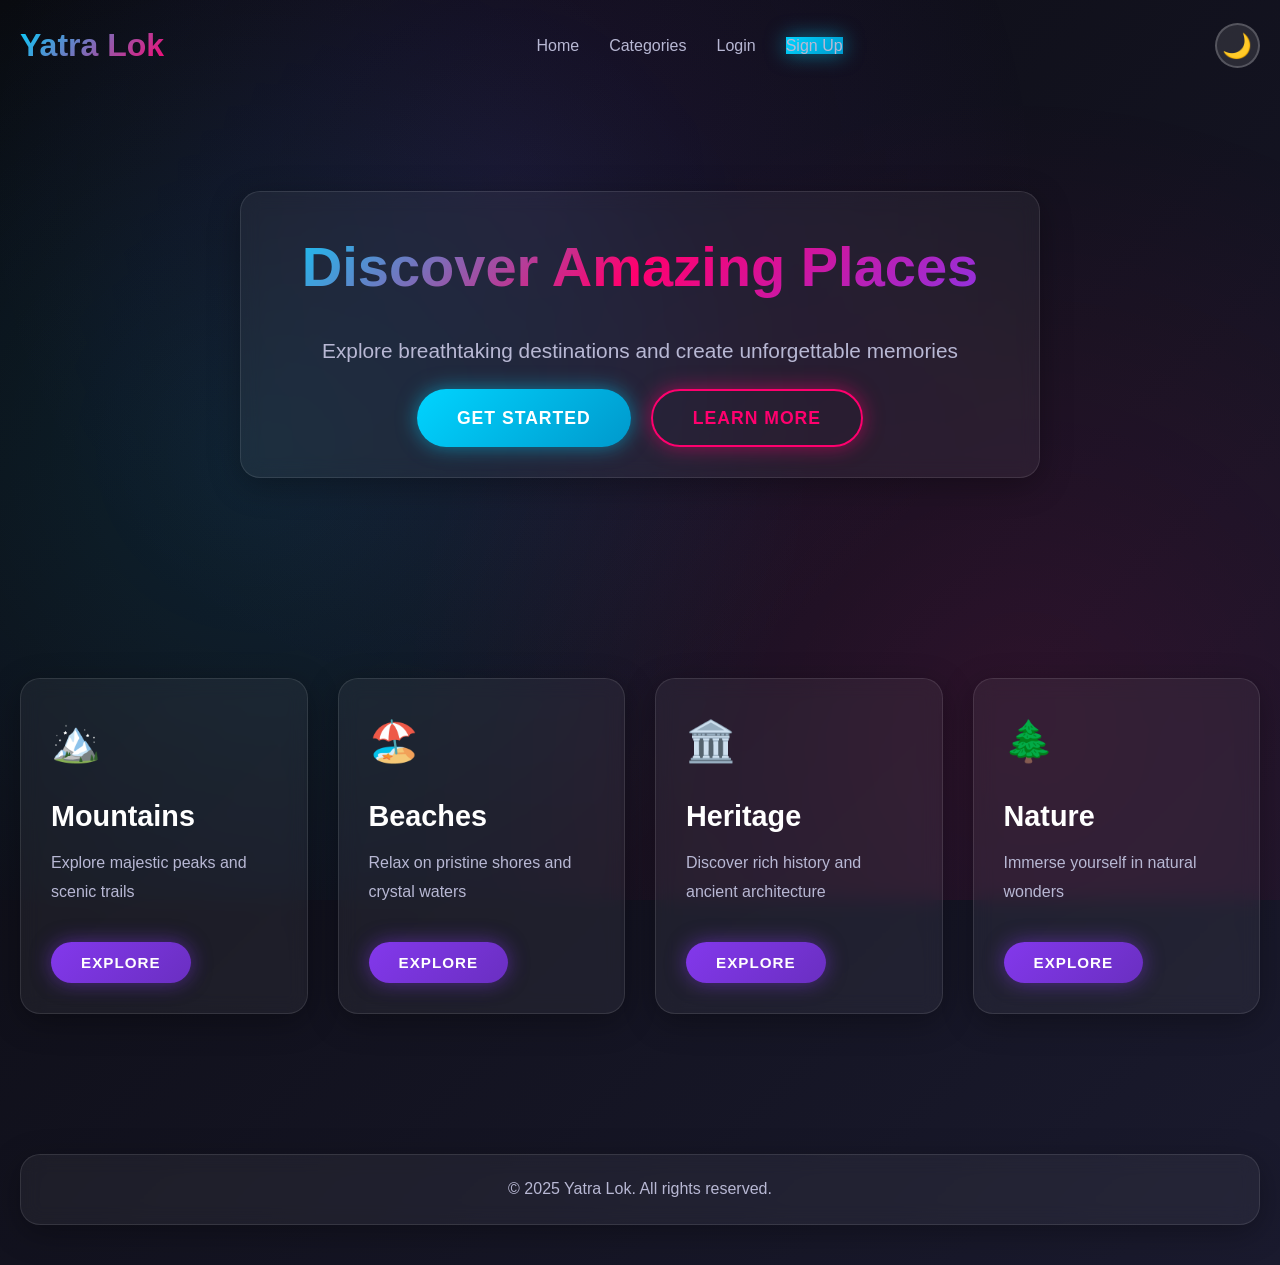
<file: index.html>
<!DOCTYPE html>
<html lang="en">
<head>
    <meta charset="UTF-8">
    <meta name="viewport" content="width=device-width, initial-scale=1.0">
    <title>Yatra Lok - Explore the World</title>
    <link rel="stylesheet" href="style.css">
</head>
<body>
    <div class="container">
        <!-- Navigation -->
        <nav class="navbar">
            <div class="nav-brand">
                <h1>Yatra Lok</h1>
            </div>
            <ul class="nav-links">
                <li><a href="index.html">Home</a></li>
                <li><a href="categories.html">Categories</a></li>
                <li><a href="tourist_login.html">Login</a></li>
                <li><a href="tourist_signup.html" class="btn-primary">Sign Up</a></li>
            </ul>
            <div class="navbar-right">
                <button class="theme-toggle" id="themeToggle" title="Toggle Theme">
                    <span class="theme-toggle-icon">🌙</span>
                </button>
                <div class="hamburger">
                    <span></span>
                    <span></span>
                    <span></span>
                </div>
            </div>
        </nav>

        <!-- Hero Section -->
        <section class="hero">
            <div class="glass-card hero-card">
                <h2 class="hero-title">Discover Amazing Places</h2>
                <p class="hero-subtitle">Explore breathtaking destinations and create unforgettable memories</p>
                <div class="hero-buttons">
                    <a href="login_selection.html" class="btn-neon btn-primary">Get Started</a>
                    <button class="btn-neon btn-secondary">Learn More</button>
                </div>
            </div>
        </section>

        <!-- Content Cards -->
        <section class="content-section">
            <div class="cards-grid">
                <div class="glass-card">
                    <div class="card-icon">🏔️</div>
                    <h3>Mountains</h3>
                    <p>Explore majestic peaks and scenic trails</p>
                    <button class="btn-neon btn-card">Explore</button>
                </div>

                <div class="glass-card">
                    <div class="card-icon">🏖️</div>
                    <h3>Beaches</h3>
                    <p>Relax on pristine shores and crystal waters</p>
                    <button class="btn-neon btn-card">Explore</button>
                </div>

                <div class="glass-card">
                    <div class="card-icon">🏛️</div>
                    <h3>Heritage</h3>
                    <p>Discover rich history and ancient architecture</p>
                    <button class="btn-neon btn-card">Explore</button>
                </div>

                <div class="glass-card">
                    <div class="card-icon">🌲</div>
                    <h3>Nature</h3>
                    <p>Immerse yourself in natural wonders</p>
                    <button class="btn-neon btn-card">Explore</button>
                </div>
            </div>
        </section>

        <!-- Footer -->
        <footer class="footer">
            <div class="glass-card footer-card">
                <p>&copy; 2025 Yatra Lok. All rights reserved.</p>
            </div>
        </footer>
    </div>
</body>
</html>
</file>
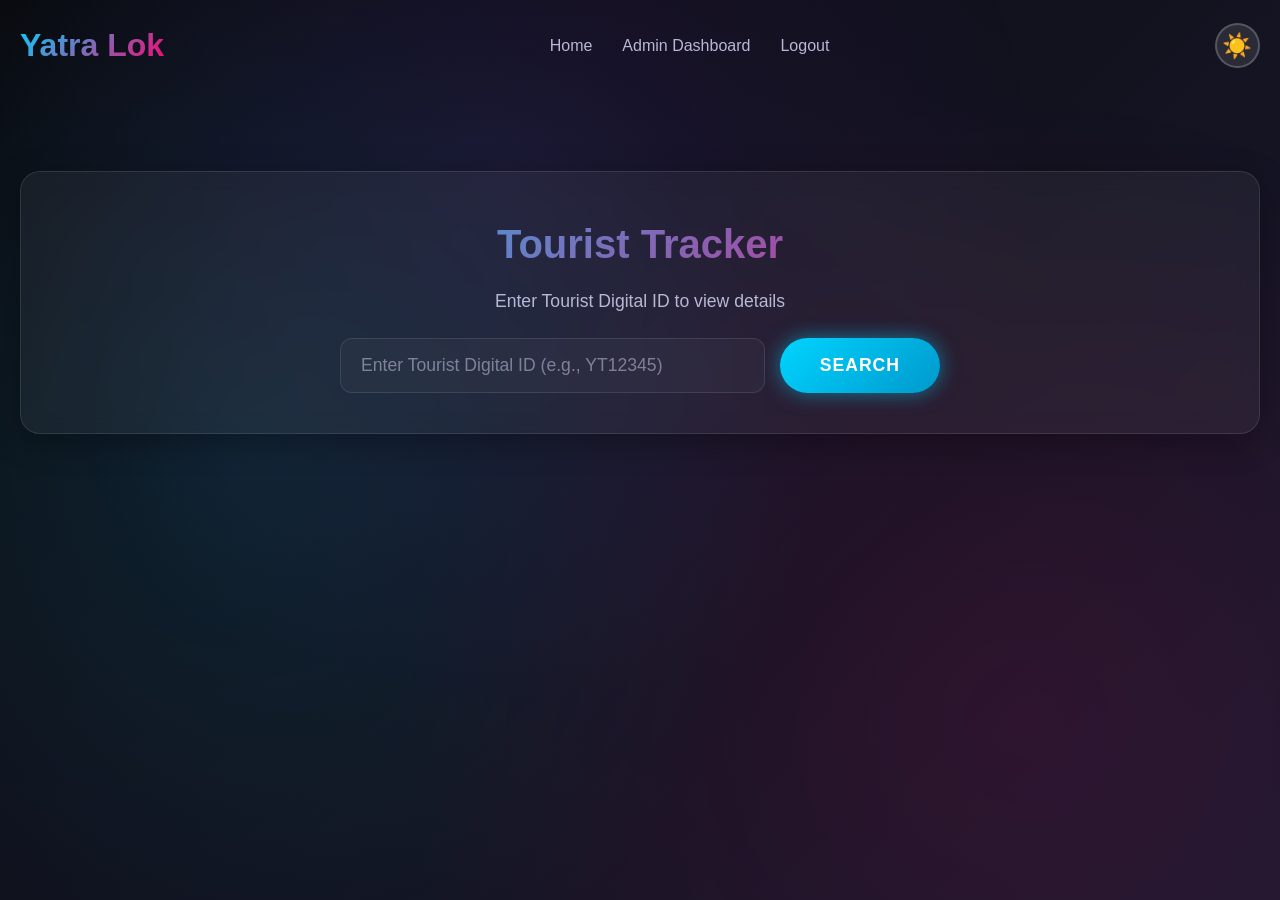
<file: admin_dashboard.html>
<!DOCTYPE html>
<html lang="en">
<head>
    <meta charset="UTF-8">
    <meta name="viewport" content="width=device-width, initial-scale=1.0">
    <title>Admin Dashboard - Yatra Lok</title>
    <link rel="stylesheet" href="style.css">
</head>
<body>
    <div class="container">
        <!-- Navigation -->
        <nav class="navbar">
            <div class="nav-brand">
                <h1>Yatra Lok</h1>
            </div>
            <ul class="nav-links">
                <li><a href="index.html">Home</a></li>
                <li><a href="admin_dashboard.html">Admin Dashboard</a></li>
                <li><a href="admin_login.html">Logout</a></li>
            </ul>
            <div class="navbar-right">
                <button class="theme-toggle" id="themeToggle" title="Toggle Theme">
                    <span class="theme-toggle-icon">🌙</span>
                </button>
                <div class="hamburger">
                    <span></span>
                    <span></span>
                    <span></span>
                </div>
            </div>
        </nav>

        <!-- Admin Dashboard Section -->
        <section class="admin-dashboard-section">
            <div class="admin-dashboard-container">
                <!-- Search Form -->
                <div class="glass-card search-card">
                    <h2 class="dashboard-title">Tourist Tracker</h2>
                    <p class="dashboard-subtitle">Enter Tourist Digital ID to view details</p>
                    
                    <form class="tourist-search-form" id="touristSearchForm">
                        <div class="search-group">
                            <input 
                                type="text" 
                                id="touristDigitalID" 
                                name="touristDigitalID" 
                                required 
                                placeholder="Enter Tourist Digital ID (e.g., YT12345)"
                                autocomplete="off"
                            >
                            <button type="submit" class="btn-neon btn-primary search-btn">Search</button>
                        </div>
                    </form>
                </div>

                <!-- Tourist Details Display -->
                <div id="touristDetailsContainer" class="tourist-details-container" style="display: none;">
                    <!-- Live Location Card -->
                    <div class="glass-card detail-card location-card">
                        <div class="card-header">
                            <div class="card-icon">📍</div>
                            <h3 class="card-title">Live Location</h3>
                        </div>
                        <div class="card-content">
                            <div class="location-info">
                                <div class="info-item">
                                    <span class="info-label">Latitude</span>
                                    <span class="info-value" id="latitude">-</span>
                                </div>
                                <div class="info-item">
                                    <span class="info-label">Longitude</span>
                                    <span class="info-value" id="longitude">-</span>
                                </div>
                                <div class="info-item">
                                    <span class="info-label">Accuracy</span>
                                    <span class="info-value" id="accuracy">-</span>
                                </div>
                                <div class="info-item" id="geofenceItem" style="display: none;">
                                    <span class="info-label">Geofence Status</span>
                                    <span class="info-value" id="geofenceStatus">-</span>
                                </div>
                            </div>
                            <div class="map-link-container">
                                <a href="#" id="mapLink" target="_blank" class="map-link btn-neon btn-secondary">
                                    View on Map
                                </a>
                            </div>
                            <div class="place-name-display" id="placeNameDisplay" style="display: none;">
                                <p class="place-name-text" id="placeName">-</p>
                            </div>
                        </div>
                    </div>

                    <!-- Registered Details Card -->
                    <div class="glass-card detail-card details-card">
                        <div class="card-header">
                            <div class="card-icon">👤</div>
                            <h3 class="card-title">Registered Details</h3>
                        </div>
                        <div class="card-content">
                            <div class="details-grid">
                                <div class="detail-row">
                                    <span class="detail-label">Name:</span>
                                    <span class="detail-text" id="touristName">-</span>
                                </div>
                                <div class="detail-row">
                                    <span class="detail-label">Email:</span>
                                    <span class="detail-text" id="touristEmail">-</span>
                                </div>
                                <div class="detail-row">
                                    <span class="detail-label">Mobile:</span>
                                    <span class="detail-text" id="touristMobile">-</span>
                                    <a href="#" id="callTouristBtn" class="btn-call-tourist" style="display: none;">
                                        📞 Call Tourist
                                    </a>
                                </div>
                                <div class="detail-row">
                                    <span class="detail-label">Age:</span>
                                    <span class="detail-text" id="touristAge">-</span>
                                </div>
                                <div class="detail-row">
                                    <span class="detail-label">Gender:</span>
                                    <span class="detail-text" id="touristGender">-</span>
                                </div>
                                <div class="detail-row">
                                    <span class="detail-label">City:</span>
                                    <span class="detail-text" id="touristCity">-</span>
                                </div>
                                <div class="detail-row">
                                    <span class="detail-label">Address:</span>
                                    <span class="detail-text" id="touristAddress">-</span>
                                </div>
                                <div class="detail-row">
                                    <span class="detail-label">Digital ID:</span>
                                    <span class="detail-text" id="touristDigitalIDDisplay">-</span>
                                </div>
                            </div>
                        </div>
                    </div>

                    <!-- Last Updated Time Card -->
                    <div class="glass-card detail-card time-card">
                        <div class="card-header">
                            <div class="card-icon">🕐</div>
                            <h3 class="card-title">Last Updated</h3>
                        </div>
                        <div class="card-content">
                            <div class="time-display">
                                <div class="time-value" id="lastSeenTime">-</div>
                                <div class="time-relative" id="lastSeenRelative">-</div>
                            </div>
                        </div>
                    </div>

                    <!-- Time at Location Card -->
                    <div class="glass-card detail-card duration-card">
                        <div class="card-header">
                            <div class="card-icon">⏱️</div>
                            <h3 class="card-title">Time at Location</h3>
                        </div>
                        <div class="card-content">
                            <div class="duration-display">
                                <div class="duration-value" id="timeAtLocation">-</div>
                                <div class="duration-details" id="timeAtLocationDetails">-</div>
                            </div>
                        </div>
                    </div>

                    <!-- Current Place Selected Card -->
                    <div class="glass-card detail-card place-card">
                        <div class="card-header">
                            <div class="card-icon">🏛️</div>
                            <h3 class="card-title">Current Place Selected</h3>
                        </div>
                        <div class="card-content">
                            <div class="place-info">
                                <div class="place-item">
                                    <span class="place-label">Country:</span>
                                    <span class="place-value" id="selectedCountry">-</span>
                                </div>
                                <div class="place-item">
                                    <span class="place-label">State:</span>
                                    <span class="place-value" id="selectedState">-</span>
                                </div>
                                <div class="place-item">
                                    <span class="place-label">City:</span>
                                    <span class="place-value" id="selectedCity">-</span>
                                </div>
                            </div>
                        </div>
                    </div>
                </div>

                <!-- No Results Message -->
                <div id="noResultsMessage" class="no-results-message" style="display: none;">
                    <div class="glass-card">
                        <div class="no-results-content">
                            <div class="no-results-icon">🔍</div>
                            <h3>No Tourist Found</h3>
                            <p>Please check the Digital ID and try again.</p>
                        </div>
                    </div>
                </div>
            </div>
        </section>
    </div>
    <script src="app.js"></script>
</body>
</html>
</file>
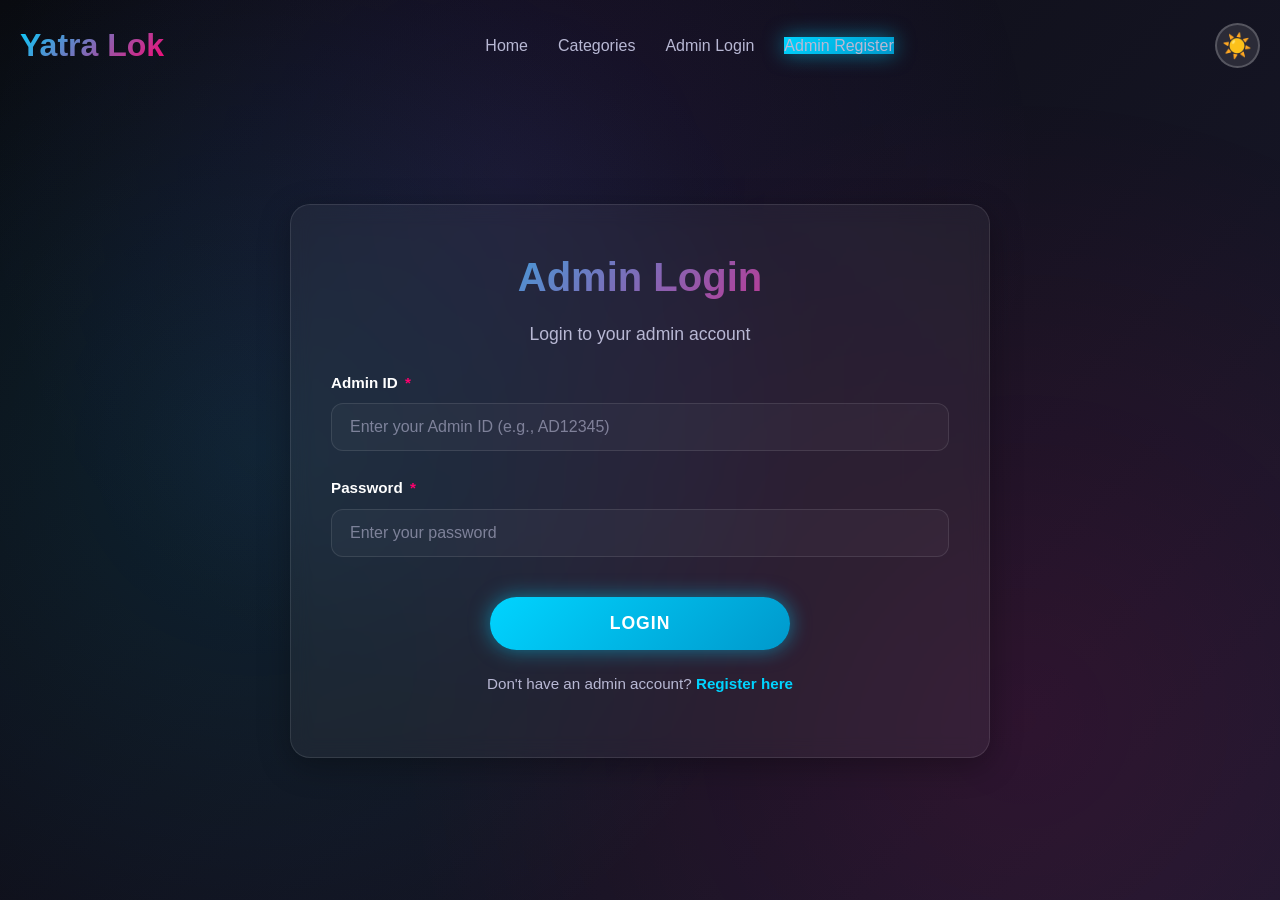
<file: admin_login.html>
<!DOCTYPE html>
<html lang="en">
<head>
    <meta charset="UTF-8">
    <meta name="viewport" content="width=device-width, initial-scale=1.0">
    <title>Admin Login - Yatra Lok</title>
    <link rel="stylesheet" href="style.css">
</head>
<body>
    <div class="container">
        <!-- Navigation -->
        <nav class="navbar">
            <div class="nav-brand">
                <h1>Yatra Lok</h1>
            </div>
            <ul class="nav-links">
                <li><a href="index.html">Home</a></li>
                <li><a href="categories.html">Categories</a></li>
                <li><a href="admin_login.html">Admin Login</a></li>
                <li><a href="admin_register.html" class="btn-primary">Admin Register</a></li>
            </ul>
            <div class="navbar-right">
                <button class="theme-toggle" id="themeToggle" title="Toggle Theme">
                    <span class="theme-toggle-icon">🌙</span>
                </button>
                <div class="hamburger">
                    <span></span>
                    <span></span>
                    <span></span>
                </div>
            </div>
        </nav>

        <!-- Admin Login Form Section -->
        <section class="form-section">
            <div class="form-container">
                <div class="glass-card form-card">
                    <h2 class="form-title">Admin Login</h2>
                    <p class="form-subtitle">Login to your admin account</p>
                    
                    <form class="admin-login-form" id="adminLoginForm">
                        <!-- Admin ID -->
                        <div class="form-group">
                            <label for="adminID">Admin ID <span class="required">*</span></label>
                            <input 
                                type="text" 
                                id="adminID" 
                                name="adminID" 
                                required 
                                placeholder="Enter your Admin ID (e.g., AD12345)"
                                autocomplete="off"
                            >
                        </div>

                        <!-- Password -->
                        <div class="form-group">
                            <label for="adminPassword">Password <span class="required">*</span></label>
                            <input 
                                type="password" 
                                id="adminPassword" 
                                name="adminPassword" 
                                required 
                                placeholder="Enter your password"
                            >
                        </div>

                        <!-- Submit Button -->
                        <div class="form-actions">
                            <button type="submit" class="btn-neon btn-primary btn-submit">Login</button>
                            <p class="form-footer-text">
                                Don't have an admin account? <a href="admin_register.html">Register here</a>
                            </p>
                        </div>
                    </form>
                </div>
            </div>
        </section>
    </div>
    <script src="app.js"></script>
</body>
</html>
</file>
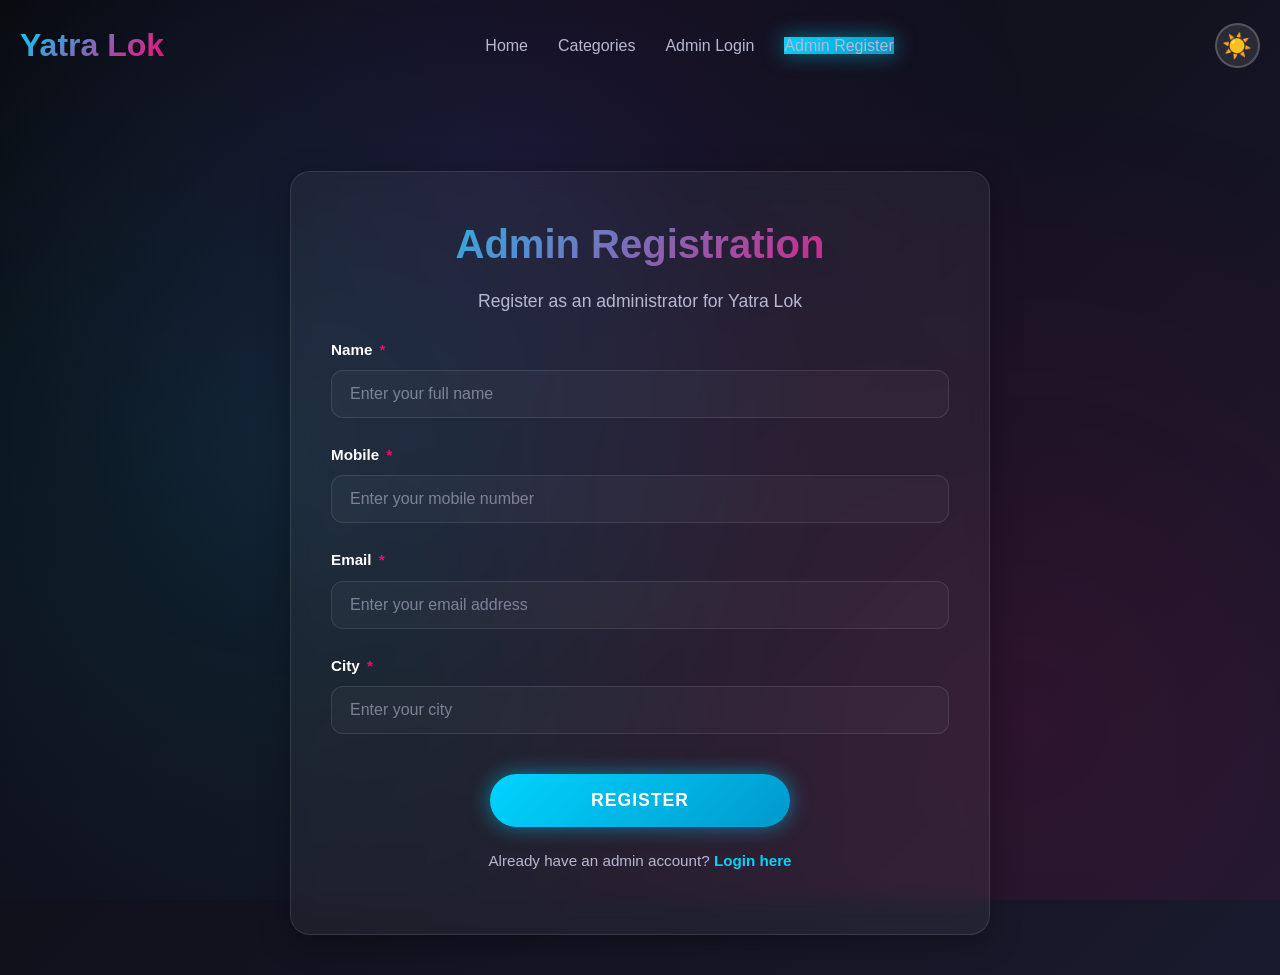
<file: admin_register.html>
<!DOCTYPE html>
<html lang="en">
<head>
    <meta charset="UTF-8">
    <meta name="viewport" content="width=device-width, initial-scale=1.0">
    <title>Admin Registration - Yatra Lok</title>
    <link rel="stylesheet" href="style.css">
</head>
<body>
    <div class="container">
        <!-- Navigation -->
        <nav class="navbar">
            <div class="nav-brand">
                <h1>Yatra Lok</h1>
            </div>
            <ul class="nav-links">
                <li><a href="index.html">Home</a></li>
                <li><a href="categories.html">Categories</a></li>
                <li><a href="admin_login.html">Admin Login</a></li>
                <li><a href="admin_register.html" class="btn-primary">Admin Register</a></li>
            </ul>
            <div class="navbar-right">
                <button class="theme-toggle" id="themeToggle" title="Toggle Theme">
                    <span class="theme-toggle-icon">🌙</span>
                </button>
                <div class="hamburger">
                    <span></span>
                    <span></span>
                    <span></span>
                </div>
            </div>
        </nav>

        <!-- Admin Registration Form Section -->
        <section class="form-section">
            <div class="form-container">
                <div class="glass-card form-card">
                    <h2 class="form-title">Admin Registration</h2>
                    <p class="form-subtitle">Register as an administrator for Yatra Lok</p>
                    
                    <form class="admin-register-form" id="adminRegisterForm">
                        <!-- Name -->
                        <div class="form-group">
                            <label for="adminName">Name <span class="required">*</span></label>
                            <input 
                                type="text" 
                                id="adminName" 
                                name="adminName" 
                                required 
                                placeholder="Enter your full name"
                            >
                        </div>

                        <!-- Mobile -->
                        <div class="form-group">
                            <label for="adminMobile">Mobile <span class="required">*</span></label>
                            <input 
                                type="tel" 
                                id="adminMobile" 
                                name="adminMobile" 
                                required 
                                placeholder="Enter your mobile number"
                            >
                        </div>

                        <!-- Email -->
                        <div class="form-group">
                            <label for="adminEmail">Email <span class="required">*</span></label>
                            <input 
                                type="email" 
                                id="adminEmail" 
                                name="adminEmail" 
                                required 
                                placeholder="Enter your email address"
                            >
                        </div>

                        <!-- City -->
                        <div class="form-group">
                            <label for="adminCity">City <span class="required">*</span></label>
                            <input 
                                type="text" 
                                id="adminCity" 
                                name="adminCity" 
                                required 
                                placeholder="Enter your city"
                            >
                        </div>

                        <!-- Submit Button -->
                        <div class="form-actions">
                            <button type="submit" class="btn-neon btn-primary btn-submit">Register</button>
                            <p class="form-footer-text">
                                Already have an admin account? <a href="admin_login.html">Login here</a>
                            </p>
                        </div>
                    </form>
                </div>
            </div>
        </section>
    </div>
    <script src="app.js"></script>
</body>
</html>
</file>
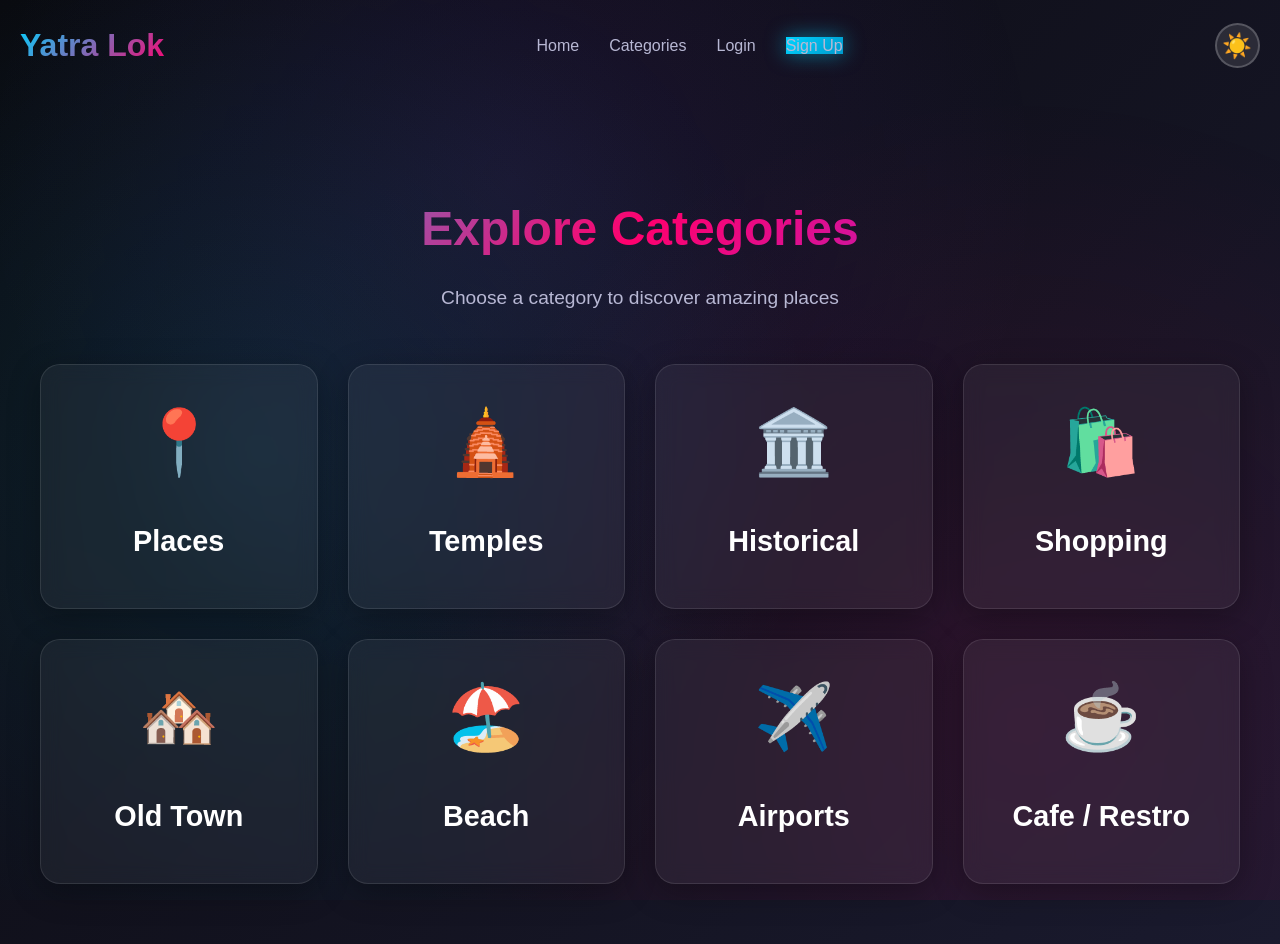
<file: categories.html>
<!DOCTYPE html>
<html lang="en">
<head>
    <meta charset="UTF-8">
    <meta name="viewport" content="width=device-width, initial-scale=1.0">
    <title>Categories - Yatra Lok</title>
    <link rel="stylesheet" href="style.css">
</head>
<body>
    <div class="container">
        <!-- Navigation -->
        <nav class="navbar">
            <div class="nav-brand">
                <h1>Yatra Lok</h1>
            </div>
            <ul class="nav-links">
                <li><a href="index.html">Home</a></li>
                <li><a href="categories.html">Categories</a></li>
                <li><a href="tourist_login.html">Login</a></li>
                <li><a href="tourist_signup.html" class="btn-primary">Sign Up</a></li>
            </ul>
            <div class="navbar-right">
                <button class="theme-toggle" id="themeToggle" title="Toggle Theme">
                    <span class="theme-toggle-icon">🌙</span>
                </button>
                <div class="hamburger">
                    <span></span>
                    <span></span>
                    <span></span>
                </div>
            </div>
        </nav>

        <!-- Categories Section -->
        <section class="categories-section">
            <div class="categories-header">
                <h2 class="section-title">Explore Categories</h2>
                <p class="section-subtitle">Choose a category to discover amazing places</p>
            </div>

            <div class="categories-grid">
                <!-- Places -->
                <button class="category-card glass-card" data-category="places">
                    <div class="category-icon">📍</div>
                    <h3 class="category-name">Places</h3>
                </button>

                <!-- Temples -->
                <button class="category-card glass-card" data-category="temples">
                    <div class="category-icon">🛕</div>
                    <h3 class="category-name">Temples</h3>
                </button>

                <!-- Historical -->
                <button class="category-card glass-card" data-category="historical">
                    <div class="category-icon">🏛️</div>
                    <h3 class="category-name">Historical</h3>
                </button>

                <!-- Shopping -->
                <button class="category-card glass-card" data-category="shopping">
                    <div class="category-icon">🛍️</div>
                    <h3 class="category-name">Shopping</h3>
                </button>

                <!-- Old Town -->
                <button class="category-card glass-card" data-category="old-town">
                    <div class="category-icon">🏘️</div>
                    <h3 class="category-name">Old Town</h3>
                </button>

                <!-- Beach -->
                <button class="category-card glass-card" data-category="beach">
                    <div class="category-icon">🏖️</div>
                    <h3 class="category-name">Beach</h3>
                </button>

                <!-- Airports -->
                <button class="category-card glass-card" data-category="airports">
                    <div class="category-icon">✈️</div>
                    <h3 class="category-name">Airports</h3>
                </button>

                <!-- Cafe / Restro -->
                <button class="category-card glass-card" data-category="cafe-restro">
                    <div class="category-icon">☕</div>
                    <h3 class="category-name">Cafe / Restro</h3>
                </button>
            </div>
        </section>
    </div>
    <script src="app.js"></script>
</body>
</html>
</file>
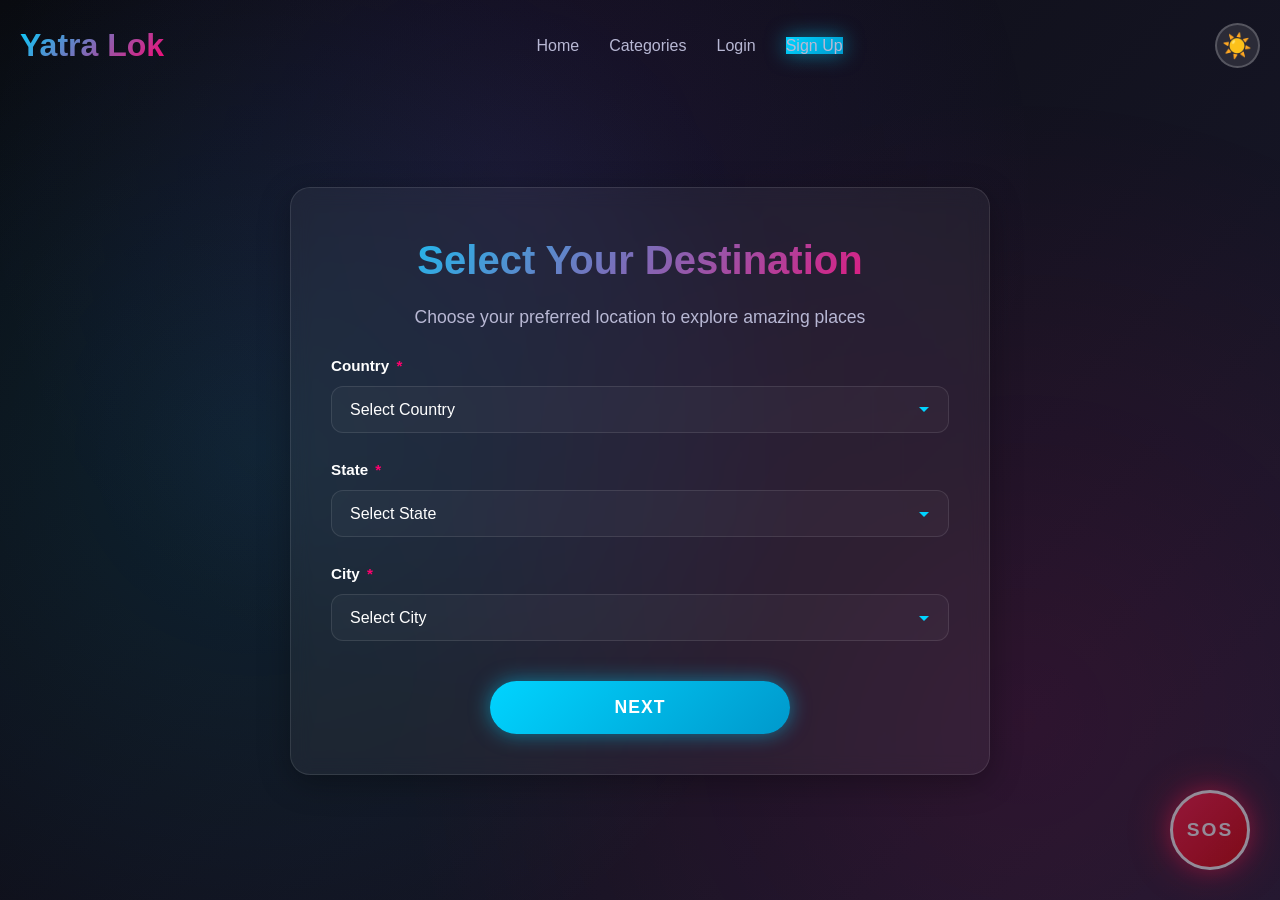
<file: dashboard.html>
<!DOCTYPE html>
<html lang="en">
<head>
    <meta charset="UTF-8">
    <meta name="viewport" content="width=device-width, initial-scale=1.0">
    <title>Dashboard - Yatra Lok</title>
    <link rel="stylesheet" href="style.css">
</head>
<body>
    <div class="container">
        <!-- Navigation -->
        <nav class="navbar">
            <div class="nav-brand">
                <h1>Yatra Lok</h1>
            </div>
            <ul class="nav-links">
                <li><a href="index.html">Home</a></li>
                <li><a href="categories.html">Categories</a></li>
                <li><a href="tourist_login.html">Login</a></li>
                <li><a href="tourist_signup.html" class="btn-primary">Sign Up</a></li>
            </ul>
            <div class="navbar-right">
                <button class="theme-toggle" id="themeToggle" title="Toggle Theme">
                    <span class="theme-toggle-icon">🌙</span>
                </button>
                <div class="hamburger">
                    <span></span>
                    <span></span>
                    <span></span>
                </div>
            </div>
        </nav>

        <!-- Dashboard Section -->
        <section class="form-section">
            <div class="form-container">
                <div class="glass-card form-card">
                    <h2 class="form-title">Select Your Destination</h2>
                    <p class="form-subtitle">Choose your preferred location to explore amazing places</p>
                    
                    <form class="dashboard-form" id="dashboardForm">
                        <!-- Country Dropdown -->
                        <div class="form-group">
                            <label for="country">Country <span class="required">*</span></label>
                            <select id="country" name="country" required>
                                <option value="">Select Country</option>
                            </select>
                            <input type="text" id="countryCustom" name="countryCustom" placeholder="Enter country" style="display:none; margin-top:8px;" />
                        </div>

                        <!-- State Dropdown -->
                        <div class="form-group">
                            <label for="state">State <span class="required">*</span></label>
                            <select id="state" name="state" required>
                                <option value="">Select State</option>
                            </select>
                            <input type="text" id="stateCustom" name="stateCustom" placeholder="Enter state" style="display:none; margin-top:8px;" />
                        </div>

                        <!-- City Dropdown -->
                        <div class="form-group">
                            <label for="city">City <span class="required">*</span></label>
                            <select id="city" name="city" required>
                                <option value="">Select City</option>
                            </select>
                            <input type="text" id="cityCustom" name="cityCustom" placeholder="Enter city" style="display:none; margin-top:8px;" />
                        </div>

                        <!-- Next Button -->
                        <div class="form-actions">
                            <button type="submit" class="btn-neon btn-primary btn-submit">Next</button>
                        </div>
                    </form>
                </div>
            </div>
        </section>
    </div>
    
    <!-- Floating SOS Button -->
    <a href="tel:ADMIN_NUMBER" class="sos-button" id="sosButton">SOS</a>
    
    <script src="app.js"></script>
</body>
</html>
</file>
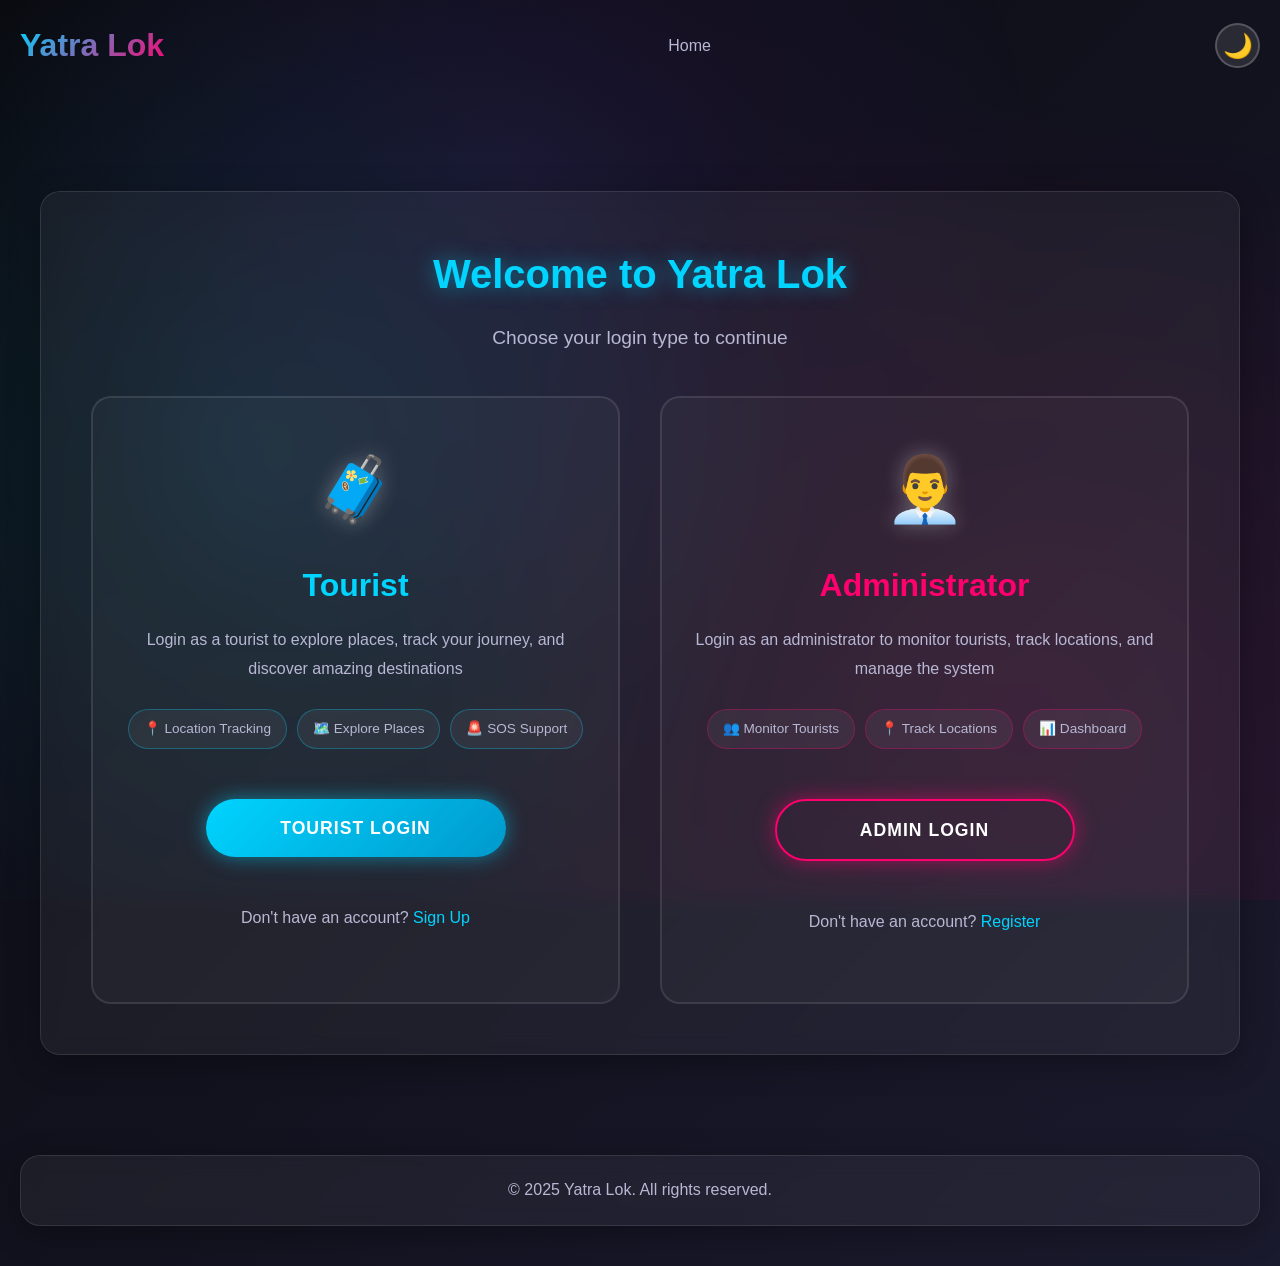
<file: login_selection.html>
<!DOCTYPE html>
<html lang="en">
<head>
    <meta charset="UTF-8">
    <meta name="viewport" content="width=device-width, initial-scale=1.0">
    <title>Yatra Lok - Login Selection</title>
    <link rel="stylesheet" href="style.css">
</head>
<body>
    <div class="container">
        <!-- Navigation -->
        <nav class="navbar">
            <div class="nav-brand">
                <h1>Yatra Lok</h1>
            </div>
            <ul class="nav-links">
                <li><a href="index.html">Home</a></li>
            </ul>
            <div class="navbar-right">
                <button class="theme-toggle" id="themeToggle" title="Toggle Theme">
                    <span class="theme-toggle-icon">🌙</span>
                </button>
            </div>
        </nav>

        <!-- Login Selection Section -->
        <section class="login-selection-section">
            <div class="glass-card selection-card">
                <h2 class="selection-title">Welcome to Yatra Lok</h2>
                <p class="selection-subtitle">Choose your login type to continue</p>
                
                <div class="login-options">
                    <!-- Tourist Login Card -->
                    <div class="login-option-card tourist-card">
                        <div class="login-icon">🧳</div>
                        <h3>Tourist</h3>
                        <p>Login as a tourist to explore places, track your journey, and discover amazing destinations</p>
                        <div class="login-features">
                            <span class="feature-tag">📍 Location Tracking</span>
                            <span class="feature-tag">🗺️ Explore Places</span>
                            <span class="feature-tag">🚨 SOS Support</span>
                        </div>
                        <a href="tourist_login.html" class="btn-neon btn-primary login-btn">
                            Tourist Login
                        </a>
                        <p class="signup-link">Don't have an account? <a href="tourist_signup.html">Sign Up</a></p>
                    </div>

                    <!-- Administrator Login Card -->
                    <div class="login-option-card admin-card">
                        <div class="login-icon">👨‍💼</div>
                        <h3>Administrator</h3>
                        <p>Login as an administrator to monitor tourists, track locations, and manage the system</p>
                        <div class="login-features">
                            <span class="feature-tag">👥 Monitor Tourists</span>
                            <span class="feature-tag">📍 Track Locations</span>
                            <span class="feature-tag">📊 Dashboard</span>
                        </div>
                        <a href="admin_login.html" class="btn-neon btn-secondary login-btn">
                            Admin Login
                        </a>
                        <p class="signup-link">Don't have an account? <a href="admin_register.html">Register</a></p>
                    </div>
                </div>
            </div>
        </section>

        <!-- Footer -->
        <footer class="footer">
            <div class="glass-card footer-card">
                <p>&copy; 2025 Yatra Lok. All rights reserved.</p>
            </div>
        </footer>
    </div>
</body>
</html>
</file>
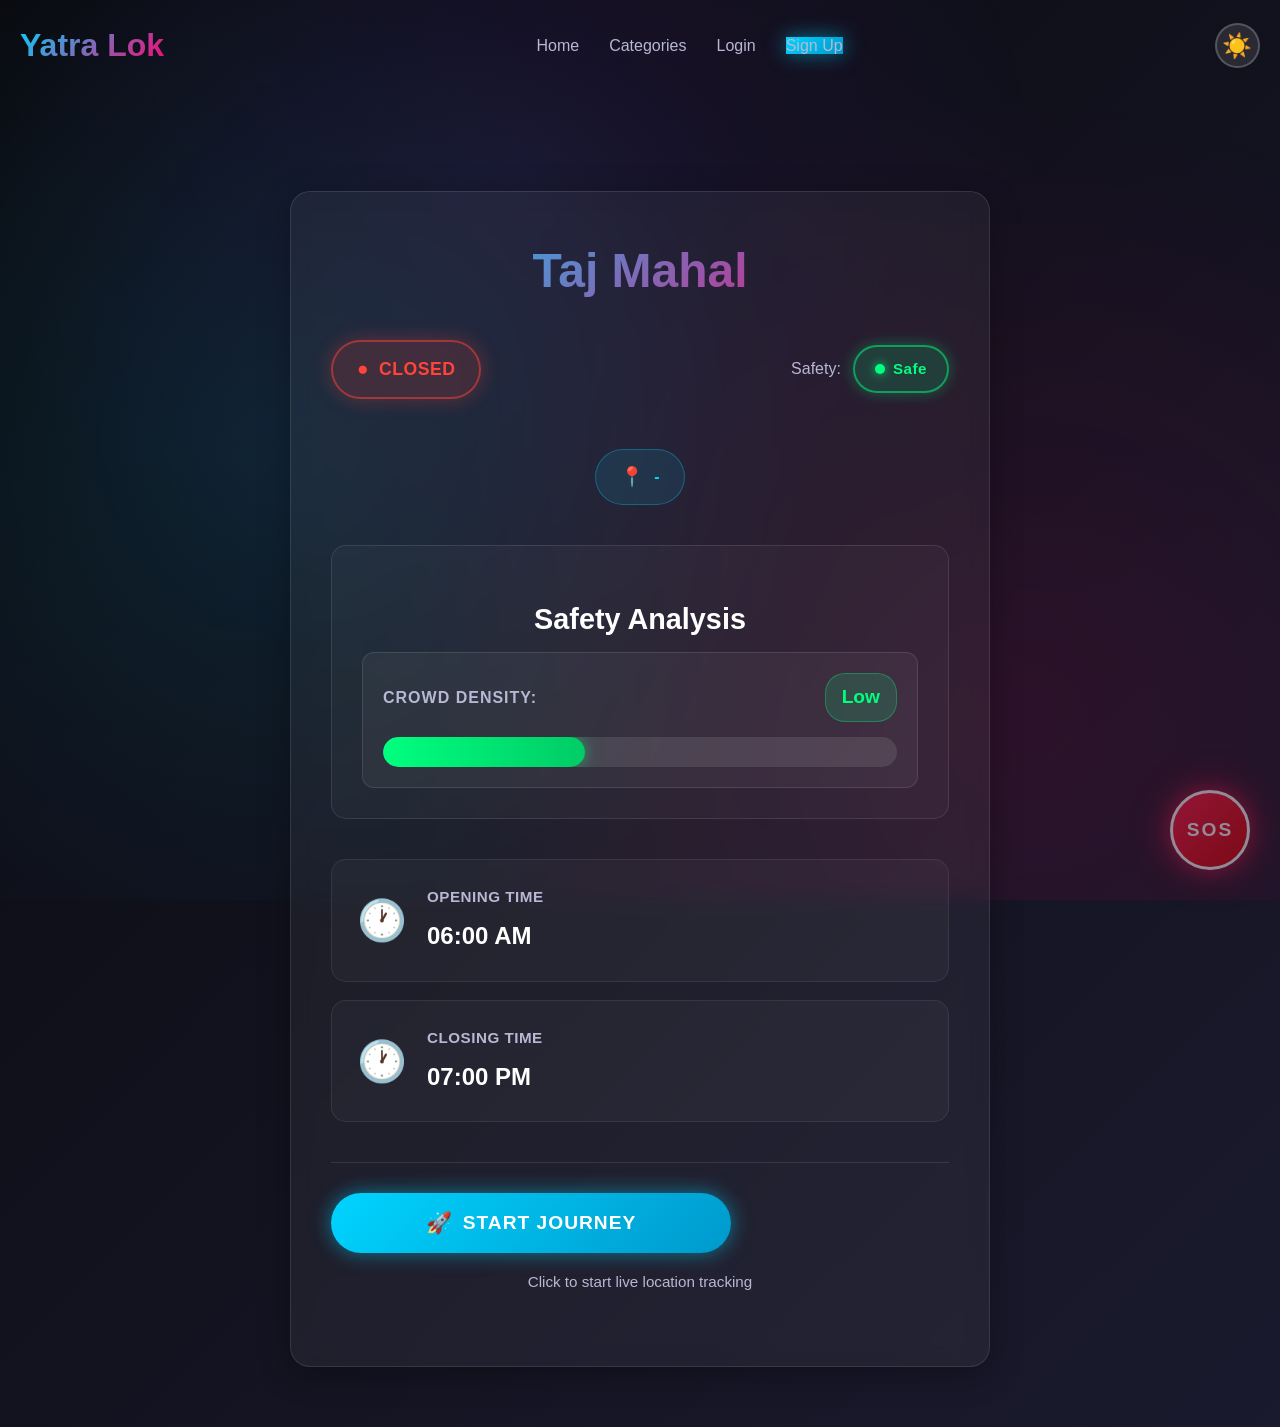
<file: place_details.html>
<!DOCTYPE html>
<html lang="en">
<head>
    <meta charset="UTF-8">
    <meta name="viewport" content="width=device-width, initial-scale=1.0">
    <title>Place Details - Yatra Lok</title>
    <link rel="stylesheet" href="style.css">
</head>
<body>
    <div class="container">
        <!-- Navigation -->
        <nav class="navbar">
            <div class="nav-brand">
                <h1>Yatra Lok</h1>
            </div>
            <ul class="nav-links">
                <li><a href="index.html">Home</a></li>
                <li><a href="categories.html">Categories</a></li>
                <li><a href="tourist_login.html">Login</a></li>
                <li><a href="tourist_signup.html" class="btn-primary">Sign Up</a></li>
            </ul>
            <div class="navbar-right">
                <button class="theme-toggle" id="themeToggle" title="Toggle Theme">
                    <span class="theme-toggle-icon">🌙</span>
                </button>
                <div class="hamburger">
                    <span></span>
                    <span></span>
                    <span></span>
                </div>
            </div>
        </nav>

        <!-- Place Details Section -->
        <section class="place-details-section">
            <div class="place-details-container">
                <div class="glass-card place-card">
                    <!-- Place Name -->
                    <h1 class="place-name" id="placeName">Taj Mahal</h1>
                    
                    <!-- Status and Safety Row -->
                    <div class="status-safety-row">
                        <!-- Current Status -->
                        <div class="status-badge" id="currentStatus">
                            <span class="status-icon" id="statusIcon">●</span>
                            <span class="status-text" id="statusText">OPEN</span>
                        </div>
                        
                        <!-- Safety Indicator -->
                        <div class="safety-indicator" id="safetyIndicator">
                            <span class="safety-label">Safety:</span>
                            <span class="safety-badge safety-green" id="safetyBadge">
                                <span class="safety-dot"></span>
                                Safe
                            </span>
                        </div>
                    </div>

                    <!-- Location Info -->
                    <div class="location-info-section">
                        <div class="location-badge">
                            <span class="location-icon">📍</span>
                            <span id="locationText">-</span>
                        </div>
                    </div>

                    <!-- Safety Analysis (Crowd Density) -->
                    <div class="safety-analysis-section">
                        <h3 class="section-heading">Safety Analysis</h3>
                        <div class="crowd-density-card">
                            <div class="crowd-density-header">
                                <span class="crowd-label">Crowd Density:</span>
                                <span class="crowd-status" id="crowdStatus">-</span>
                            </div>
                            <div class="crowd-indicator" id="crowdIndicator">
                                <div class="crowd-bar">
                                    <div class="crowd-fill" id="crowdFill"></div>
                                </div>
                            </div>
                        </div>
                    </div>

                    <!-- Details Grid -->
                    <div class="details-grid">
                        <!-- Opening Time -->
                        <div class="detail-item">
                            <div class="detail-icon">🕐</div>
                            <div class="detail-content">
                                <span class="detail-label">Opening Time</span>
                                <span class="detail-value" id="openingTime">06:00 AM</span>
                            </div>
                        </div>

                        <!-- Closing Time -->
                        <div class="detail-item">
                            <div class="detail-icon">🕐</div>
                            <div class="detail-content">
                                <span class="detail-label">Closing Time</span>
                                <span class="detail-value" id="closingTime">07:00 PM</span>
                            </div>
                        </div>
                    </div>

                    <!-- Start Journey Button -->
                    <div class="journey-section">
                        <button class="btn-neon btn-primary btn-journey" id="startJourneyBtn">
                            <span class="journey-icon">🚀</span>
                            Start Journey
                        </button>
                        <p class="journey-info" id="journeyStatus">Click to start live location tracking</p>
                    </div>
                </div>
            </div>
        </section>
    </div>
    
    <!-- Floating SOS Button -->
    <a href="tel:ADMIN_NUMBER" class="sos-button" id="sosButton">SOS</a>
    
    <script src="app.js"></script>
</body>
</html>
</file>
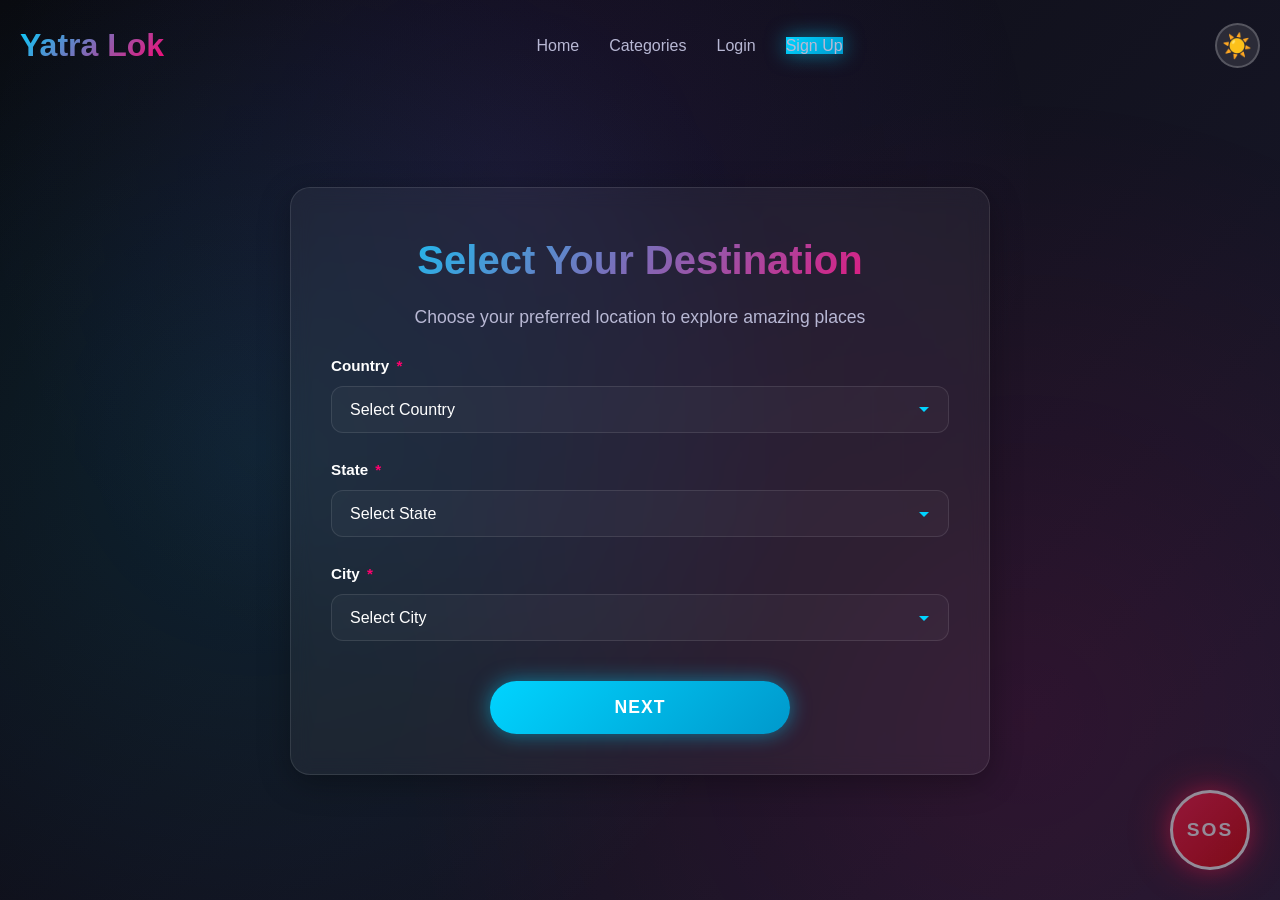
<file: places.html>
<!DOCTYPE html>
<html lang="en">
<head>
    <meta charset="UTF-8">
    <meta name="viewport" content="width=device-width, initial-scale=1.0">
    <title>Places - Yatra Lok</title>
    <link rel="stylesheet" href="style.css">
</head>
<body>
    <div class="container">
        <!-- Navigation -->
        <nav class="navbar">
            <div class="nav-brand">
                <h1>Yatra Lok</h1>
            </div>
            <ul class="nav-links">
                <li><a href="index.html">Home</a></li>
                <li><a href="categories.html">Categories</a></li>
                <li><a href="tourist_login.html">Login</a></li>
                <li><a href="tourist_signup.html" class="btn-primary">Sign Up</a></li>
            </ul>
            <div class="navbar-right">
                <button class="theme-toggle" id="themeToggle" title="Toggle Theme">
                    <span class="theme-toggle-icon">🌙</span>
                </button>
                <div class="hamburger">
                    <span></span>
                    <span></span>
                    <span></span>
                </div>
            </div>
        </nav>

        <!-- Places Section -->
        <section class="places-section">
            <div class="places-header">
                <h2 class="section-title" id="placesTitle">Places</h2>
                <p class="section-subtitle" id="placesSubtitle">Discover amazing places in your selected city</p>
            </div>

            <div class="places-grid" id="placesGrid">
                <!-- Places will be dynamically loaded here -->
            </div>

            <div id="noPlacesMessage" class="no-places-message" style="display: none;">
                <div class="glass-card">
                    <div class="no-results-content">
                        <div class="no-results-icon">📍</div>
                        <h3>No Places Found</h3>
                        <p>No places available for this category in the selected city.</p>
                        <a href="categories.html" class="btn-neon btn-primary">Back to Categories</a>
                    </div>
                </div>
            </div>
        </section>
    </div>
    <script src="app.js"></script>
</body>
</html>
</file>
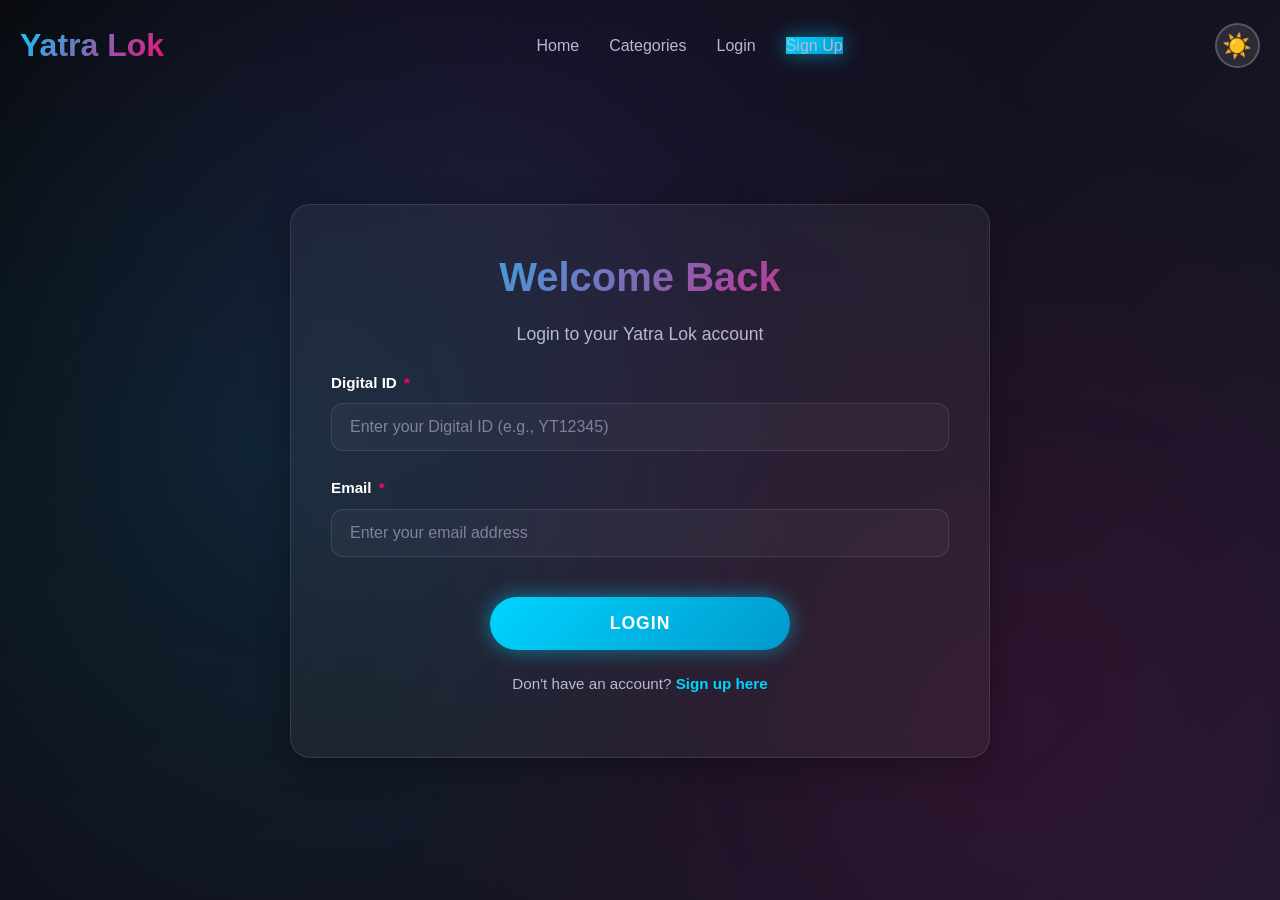
<file: tourist_login.html>
<!DOCTYPE html>
<html lang="en">
<head>
    <meta charset="UTF-8">
    <meta name="viewport" content="width=device-width, initial-scale=1.0">
    <title>Tourist Login - Yatra Lok</title>
    <link rel="stylesheet" href="style.css">
</head>
<body>
    <div class="container">
        <!-- Navigation -->
        <nav class="navbar">
            <div class="nav-brand">
                <h1>Yatra Lok</h1>
            </div>
            <ul class="nav-links">
                <li><a href="index.html">Home</a></li>
                <li><a href="categories.html">Categories</a></li>
                <li><a href="tourist_login.html">Login</a></li>
                <li><a href="tourist_signup.html" class="btn-primary">Sign Up</a></li>
            </ul>
            <div class="navbar-right">
                <button class="theme-toggle" id="themeToggle" title="Toggle Theme">
                    <span class="theme-toggle-icon">🌙</span>
                </button>
                <div class="hamburger">
                    <span></span>
                    <span></span>
                    <span></span>
                </div>
            </div>
        </nav>

        <!-- Login Form Section -->
        <section class="form-section">
            <div class="form-container">
                <div class="glass-card form-card">
                    <h2 class="form-title">Welcome Back</h2>
                    <p class="form-subtitle">Login to your Yatra Lok account</p>
                    
                    <form class="login-form" id="loginForm">
                        <!-- Digital ID -->
                        <div class="form-group">
                            <label for="digitalID">Digital ID <span class="required">*</span></label>
                            <input 
                                type="text" 
                                id="digitalID" 
                                name="digitalID" 
                                required 
                                placeholder="Enter your Digital ID (e.g., YT12345)"
                                autocomplete="off"
                            >
                        </div>

                        <!-- Email -->
                        <div class="form-group">
                            <label for="email">Email <span class="required">*</span></label>
                            <input 
                                type="email" 
                                id="email" 
                                name="email" 
                                required 
                                placeholder="Enter your email address"
                            >
                        </div>

                        <!-- Submit Button -->
                        <div class="form-actions">
                            <button type="submit" class="btn-neon btn-primary btn-submit">Login</button>
                            <p class="form-footer-text">
                                Don't have an account? <a href="tourist_signup.html">Sign up here</a>
                            </p>
                        </div>
                    </form>
                </div>
            </div>
        </section>
    </div>
    <script src="app.js"></script>
</body>
</html>
</file>
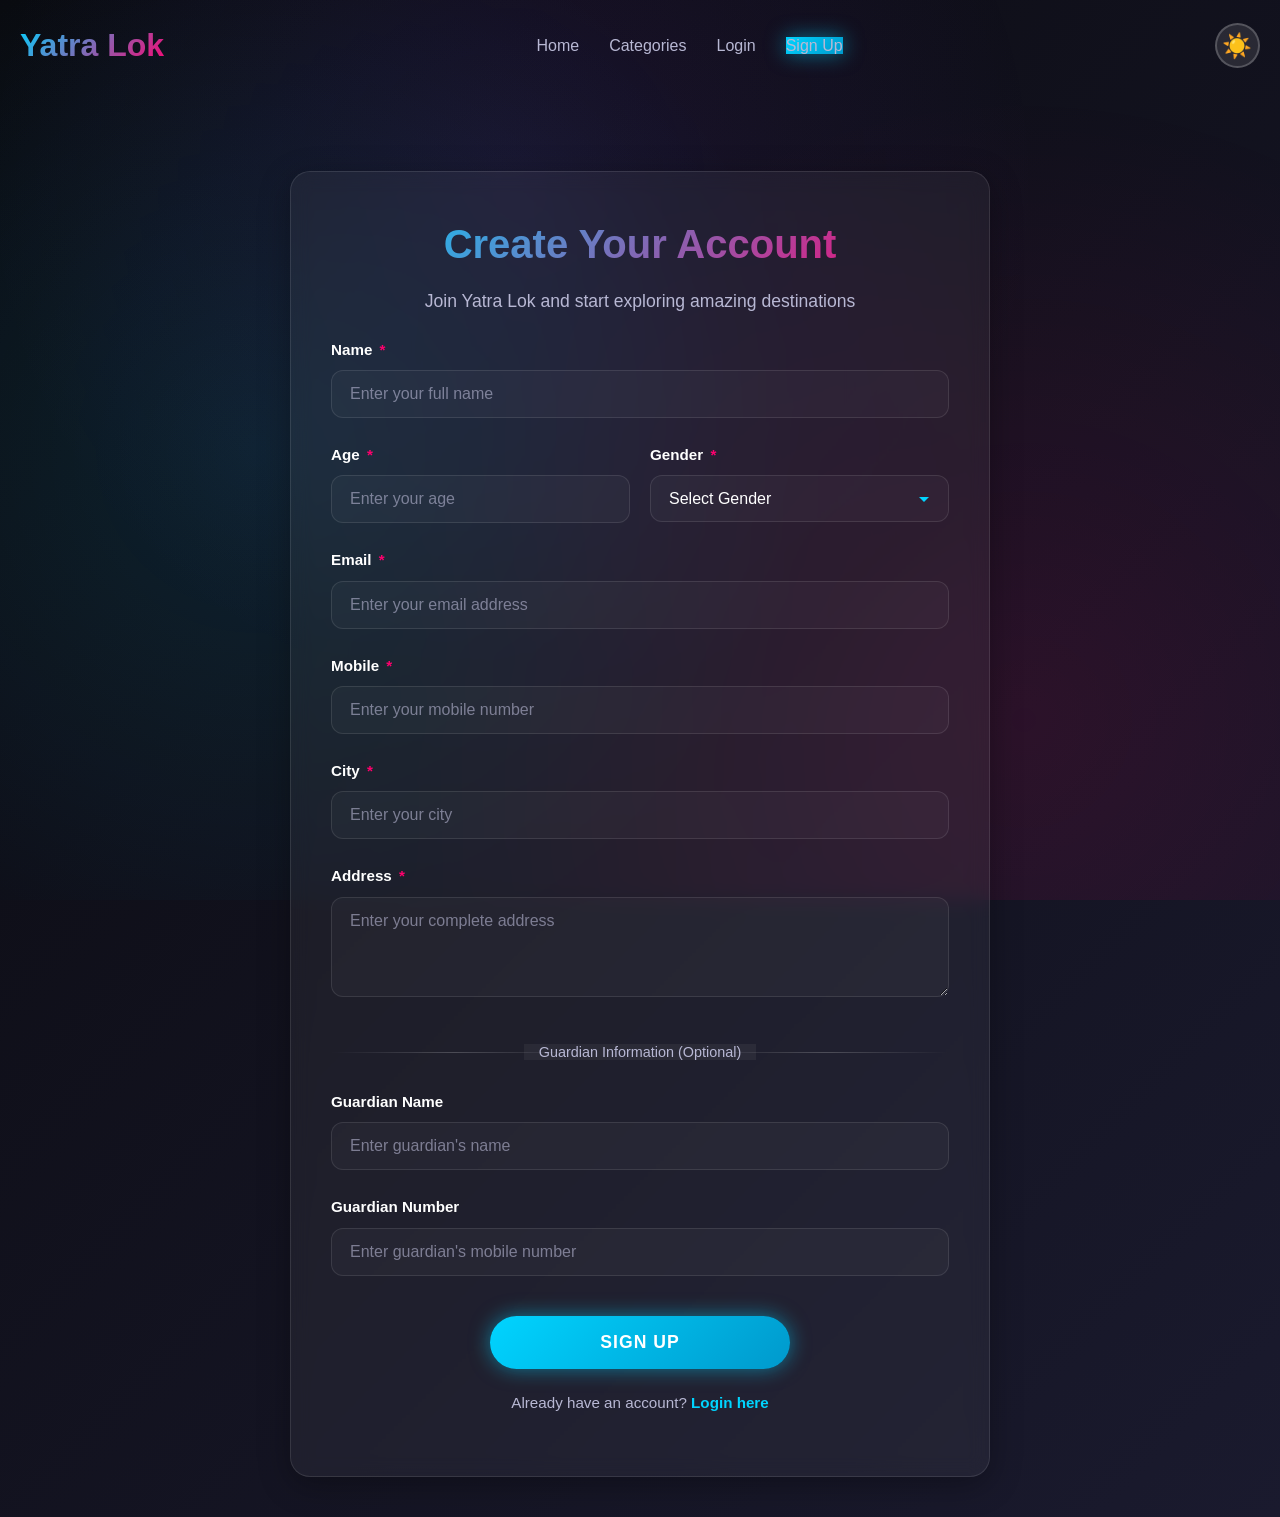
<file: tourist_signup.html>
<!DOCTYPE html>
<html lang="en">
<head>
    <meta charset="UTF-8">
    <meta name="viewport" content="width=device-width, initial-scale=1.0">
    <title>Tourist Sign Up - Yatra Lok</title>
    <link rel="stylesheet" href="style.css">
</head>
<body>
    <div class="container">
        <!-- Navigation -->
        <nav class="navbar">
            <div class="nav-brand">
                <h1>Yatra Lok</h1>
            </div>
            <ul class="nav-links">
                <li><a href="index.html">Home</a></li>
                <li><a href="categories.html">Categories</a></li>
                <li><a href="tourist_login.html">Login</a></li>
                <li><a href="tourist_signup.html" class="btn-primary">Sign Up</a></li>
            </ul>
            <div class="navbar-right">
                <button class="theme-toggle" id="themeToggle" title="Toggle Theme">
                    <span class="theme-toggle-icon">🌙</span>
                </button>
                <div class="hamburger">
                    <span></span>
                    <span></span>
                    <span></span>
                </div>
            </div>
        </nav>

        <!-- Sign Up Form Section -->
        <section class="form-section">
            <div class="form-container">
                <div class="glass-card form-card">
                    <h2 class="form-title">Create Your Account</h2>
                    <p class="form-subtitle">Join Yatra Lok and start exploring amazing destinations</p>
                    
                    <form class="signup-form" id="signupForm">
                        <!-- Name -->
                        <div class="form-group">
                            <label for="name">Name <span class="required">*</span></label>
                            <input type="text" id="name" name="name" required placeholder="Enter your full name">
                        </div>

                        <!-- Age and Gender Row -->
                        <div class="form-row">
                            <div class="form-group">
                                <label for="age">Age <span class="required">*</span></label>
                                <input type="number" id="age" name="age" required placeholder="Enter your age" min="1" max="120">
                            </div>
                            <div class="form-group">
                                <label for="gender">Gender <span class="required">*</span></label>
                                <select id="gender" name="gender" required>
                                    <option value="">Select Gender</option>
                                    <option value="male">Male</option>
                                    <option value="female">Female</option>
                                    <option value="other">Other</option>
                                    <option value="prefer-not-to-say">Prefer not to say</option>
                                </select>
                            </div>
                        </div>

                        <!-- Email -->
                        <div class="form-group">
                            <label for="email">Email <span class="required">*</span></label>
                            <input type="email" id="email" name="email" required placeholder="Enter your email address">
                        </div>

                        <!-- Mobile -->
                        <div class="form-group">
                            <label for="mobile">Mobile <span class="required">*</span></label>
                            <input type="tel" id="mobile" name="mobile" required placeholder="Enter your mobile number">
                        </div>

                        <!-- City -->
                        <div class="form-group">
                            <label for="city">City <span class="required">*</span></label>
                            <input type="text" id="city" name="city" required placeholder="Enter your city">
                        </div>

                        <!-- Address -->
                        <div class="form-group">
                            <label for="address">Address <span class="required">*</span></label>
                            <textarea id="address" name="address" required placeholder="Enter your complete address" rows="3"></textarea>
                        </div>

                        <!-- Guardian Section -->
                        <div class="form-divider">
                            <span>Guardian Information (Optional)</span>
                        </div>

                        <!-- Guardian Name -->
                        <div class="form-group">
                            <label for="guardianName">Guardian Name</label>
                            <input type="text" id="guardianName" name="guardianName" placeholder="Enter guardian's name">
                        </div>

                        <!-- Guardian Number -->
                        <div class="form-group">
                            <label for="guardianNumber">Guardian Number</label>
                            <input type="tel" id="guardianNumber" name="guardianNumber" placeholder="Enter guardian's mobile number">
                        </div>

                        <!-- Submit Button -->
                        <div class="form-actions">
                            <button type="submit" class="btn-neon btn-primary btn-submit">Sign Up</button>
                            <p class="form-footer-text">
                                Already have an account? <a href="tourist_login.html">Login here</a>
                            </p>
                        </div>
                    </form>
                </div>
            </div>
        </section>
    </div>
    <script src="app.js"></script>
</body>
</html>
</file>
<file: style.css>
/* Reset and Base Styles */
* {
    margin: 0;
    padding: 0;
    box-sizing: border-box;
}

:root {
    --bg-primary: #0a0a0f;
    --bg-secondary: #1a1a2e;
    --bg-glass: rgba(255, 255, 255, 0.05);
    --text-primary: #ffffff;
    --text-secondary: #b8b8d4;
    --accent-primary: #00d4ff;
    --accent-secondary: #ff006e;
    --accent-tertiary: #8338ec;
    --glow-primary: 0 0 20px rgba(0, 212, 255, 0.5);
    --glow-secondary: 0 0 20px rgba(255, 0, 110, 0.5);
    --glow-tertiary: 0 0 20px rgba(131, 56, 236, 0.5);
}

/* Light Theme Variables */
[data-theme="light"] {
    --bg-primary: #f5f5f5;
    --bg-secondary: #ffffff;
    --bg-glass: rgba(0, 0, 0, 0.05);
    --text-primary: #1a1a2e;
    --text-secondary: #4a4a6a;
    --accent-primary: #0066cc;
    --accent-secondary: #cc0066;
    --accent-tertiary: #6b2d99;
    --glow-primary: 0 0 20px rgba(0, 102, 204, 0.3);
    --glow-secondary: 0 0 20px rgba(204, 0, 102, 0.3);
    --glow-tertiary: 0 0 20px rgba(107, 45, 153, 0.3);
}

[data-theme="light"] body::before {
    background: 
        radial-gradient(circle at 20% 50%, rgba(0, 102, 204, 0.05) 0%, transparent 50%),
        radial-gradient(circle at 80% 80%, rgba(204, 0, 102, 0.05) 0%, transparent 50%),
        radial-gradient(circle at 40% 20%, rgba(107, 45, 153, 0.05) 0%, transparent 50%);
}

body {
    font-family: 'Segoe UI', Tahoma, Geneva, Verdana, sans-serif;
    background: linear-gradient(135deg, var(--bg-primary) 0%, var(--bg-secondary) 100%);
    color: var(--text-primary);
    min-height: 100vh;
    line-height: 1.6;
    overflow-x: hidden;
}

body::before {
    content: '';
    position: fixed;
    top: 0;
    left: 0;
    width: 100%;
    height: 100%;
    background: 
        radial-gradient(circle at 20% 50%, rgba(0, 212, 255, 0.1) 0%, transparent 50%),
        radial-gradient(circle at 80% 80%, rgba(255, 0, 110, 0.1) 0%, transparent 50%),
        radial-gradient(circle at 40% 20%, rgba(131, 56, 236, 0.1) 0%, transparent 50%);
    pointer-events: none;
    z-index: 0;
}

.container {
    position: relative;
    z-index: 1;
    max-width: 1400px;
    margin: 0 auto;
    padding: 0 20px;
}

/* Navigation */
.navbar {
    display: flex;
    justify-content: space-between;
    align-items: center;
    padding: 20px 0;
    margin-bottom: 40px;
    position: relative;
}

.navbar-right {
    display: flex;
    align-items: center;
    gap: 20px;
}

.nav-brand h1 {
    font-size: 2rem;
    background: linear-gradient(135deg, var(--accent-primary), var(--accent-secondary));
    -webkit-background-clip: text;
    -webkit-text-fill-color: transparent;
    background-clip: text;
    font-weight: 700;
}

.nav-links {
    display: flex;
    list-style: none;
    gap: 30px;
    align-items: center;
}

.nav-links a {
    color: var(--text-secondary);
    text-decoration: none;
    transition: color 0.3s ease;
    font-weight: 500;
}

.nav-links a:hover {
    color: var(--accent-primary);
}

.hamburger {
    display: none;
    flex-direction: column;
    cursor: pointer;
    gap: 5px;
}

.hamburger span {
    width: 25px;
    height: 3px;
    background: var(--text-primary);
    border-radius: 3px;
    transition: all 0.3s ease;
}

/* Theme Toggle Button */
.theme-toggle {
    background: rgba(255, 255, 255, 0.1);
    border: 2px solid rgba(255, 255, 255, 0.2);
    border-radius: 50%;
    width: 45px;
    height: 45px;
    display: flex;
    align-items: center;
    justify-content: center;
    cursor: pointer;
    transition: all 0.3s ease;
    font-size: 1.5rem;
    color: var(--text-primary);
    position: relative;
    overflow: hidden;
}

.theme-toggle:hover {
    background: rgba(255, 255, 255, 0.15);
    border-color: var(--accent-primary);
    transform: scale(1.1);
    box-shadow: 0 0 15px rgba(0, 212, 255, 0.3);
}

.theme-toggle:active {
    transform: scale(0.95);
}

.theme-toggle-icon {
    transition: transform 0.3s ease;
}

.theme-toggle:hover .theme-toggle-icon {
    transform: rotate(180deg);
}

[data-theme="light"] .theme-toggle {
    background: rgba(0, 0, 0, 0.1);
    border-color: rgba(0, 0, 0, 0.2);
}

[data-theme="light"] .theme-toggle:hover {
    background: rgba(0, 0, 0, 0.15);
    border-color: var(--accent-primary);
}

/* Glassmorphism Card */
.glass-card {
    background: var(--bg-glass);
    backdrop-filter: blur(10px);
    -webkit-backdrop-filter: blur(10px);
    border: 1px solid rgba(255, 255, 255, 0.1);
    border-radius: 20px;
    padding: 30px;
    box-shadow: 0 8px 32px rgba(0, 0, 0, 0.3);
    transition: transform 0.3s ease, box-shadow 0.3s ease;
}

.glass-card:hover {
    transform: translateY(-5px);
    box-shadow: 0 12px 40px rgba(0, 0, 0, 0.4);
    border-color: rgba(255, 255, 255, 0.2);
}

/* Hero Section */
.hero {
    text-align: center;
    padding: 60px 0;
    margin-bottom: 60px;
}

.hero-card {
    max-width: 800px;
    margin: 0 auto;
}

.hero-title {
    font-size: 3.5rem;
    margin-bottom: 20px;
    background: linear-gradient(135deg, var(--accent-primary), var(--accent-secondary), var(--accent-tertiary));
    -webkit-background-clip: text;
    -webkit-text-fill-color: transparent;
    background-clip: text;
    font-weight: 800;
}

.hero-subtitle {
    font-size: 1.3rem;
    color: var(--text-secondary);
    margin-bottom: 40px;
    line-height: 1.8;
}

.hero-buttons {
    display: flex;
    gap: 20px;
    justify-content: center;
    flex-wrap: wrap;
}

/* Neon Glow Buttons */
.btn-neon {
    padding: 15px 40px;
    font-size: 1.1rem;
    font-weight: 600;
    border: none;
    border-radius: 50px;
    cursor: pointer;
    transition: all 0.3s ease;
    position: relative;
    overflow: hidden;
    text-transform: uppercase;
    letter-spacing: 1px;
    text-decoration: none;
    display: inline-block;
}

a.btn-neon,
a.btn-neon:link,
a.btn-neon:visited {
    color: inherit;
    text-decoration: none;
}

.btn-neon::before {
    content: '';
    position: absolute;
    top: 0;
    left: -100%;
    width: 100%;
    height: 100%;
    background: linear-gradient(90deg, transparent, rgba(255, 255, 255, 0.2), transparent);
    transition: left 0.5s ease;
}

.btn-neon:hover::before {
    left: 100%;
}

.btn-primary {
    background: linear-gradient(135deg, var(--accent-primary), #0099cc);
    color: var(--text-primary);
    box-shadow: var(--glow-primary);
}

.btn-primary:hover {
    box-shadow: 0 0 30px rgba(0, 212, 255, 0.8), 0 0 60px rgba(0, 212, 255, 0.4);
    transform: scale(1.05);
}

.btn-secondary {
    background: transparent;
    color: var(--accent-secondary);
    border: 2px solid var(--accent-secondary);
    box-shadow: var(--glow-secondary);
}

.btn-secondary:hover {
    background: var(--accent-secondary);
    color: var(--text-primary);
    box-shadow: 0 0 30px rgba(255, 0, 110, 0.8), 0 0 60px rgba(255, 0, 110, 0.4);
    transform: scale(1.05);
}

.btn-card {
    padding: 12px 30px;
    font-size: 0.95rem;
    background: linear-gradient(135deg, var(--accent-tertiary), #6a2fc1);
    color: var(--text-primary);
    box-shadow: var(--glow-tertiary);
    margin-top: 15px;
}

.btn-card:hover {
    box-shadow: 0 0 25px rgba(131, 56, 236, 0.8), 0 0 50px rgba(131, 56, 236, 0.4);
    transform: scale(1.05);
}

/* Content Section */
.content-section {
    padding: 40px 0;
    margin-bottom: 60px;
}

.cards-grid {
    display: grid;
    grid-template-columns: repeat(auto-fit, minmax(280px, 1fr));
    gap: 30px;
    margin-top: 40px;
}

.glass-card h3 {
    font-size: 1.8rem;
    margin: 20px 0 10px;
    color: var(--text-primary);
}

.glass-card p {
    color: var(--text-secondary);
    margin-bottom: 20px;
    line-height: 1.8;
}

.card-icon {
    font-size: 3rem;
    margin-bottom: 10px;
}

/* Footer */
.footer {
    padding: 40px 0;
    text-align: center;
}

.footer-card {
    padding: 20px;
}

.footer-card p {
    color: var(--text-secondary);
    margin: 0;
}

/* Responsive Design */
@media (max-width: 768px) {
    .nav-links {
        display: none;
    }

    .hamburger {
        display: flex;
    }
    
    .theme-toggle {
        width: 40px;
        height: 40px;
        font-size: 1.3rem;
    }
    
    .navbar-right {
        gap: 15px;
    }

    .hero-title {
        font-size: 2.5rem;
    }

    .hero-subtitle {
        font-size: 1.1rem;
    }

    .hero-buttons {
        flex-direction: column;
        align-items: center;
    }

    .btn-neon {
        width: 100%;
        max-width: 300px;
    }

    .cards-grid {
        grid-template-columns: 1fr;
        gap: 20px;
    }

    .glass-card {
        padding: 20px;
    }
}

@media (max-width: 480px) {
    .hero-title {
        font-size: 2rem;
    }

    .hero-subtitle {
        font-size: 1rem;
    }

    .nav-brand h1 {
        font-size: 1.5rem;
    }
    
    .theme-toggle {
        width: 35px;
        height: 35px;
        font-size: 1.1rem;
    }

    .container {
        padding: 0 15px;
    }
}

/* Smooth Scrolling */
html {
    scroll-behavior: smooth;
}

/* Selection Color */
::selection {
    background: var(--accent-primary);
    color: var(--bg-primary);
}

/* Form Section */
.form-section {
    padding: 40px 0;
    min-height: calc(100vh - 200px);
    display: flex;
    align-items: center;
    justify-content: center;
}

.form-container {
    width: 100%;
    max-width: 700px;
    margin: 0 auto;
}

.form-card {
    padding: 40px;
}

.form-title {
    font-size: 2.5rem;
    margin-bottom: 10px;
    background: linear-gradient(135deg, var(--accent-primary), var(--accent-secondary));
    -webkit-background-clip: text;
    -webkit-text-fill-color: transparent;
    background-clip: text;
    font-weight: 700;
    text-align: center;
}

.form-subtitle {
    text-align: center;
    color: var(--text-secondary);
    margin-bottom: 40px;
    font-size: 1.1rem;
}

/* Form Styles */
.signup-form {
    width: 100%;
}

.form-group {
    margin-bottom: 25px;
}

.form-group label {
    display: block;
    margin-bottom: 8px;
    color: var(--text-primary);
    font-weight: 600;
    font-size: 0.95rem;
}

.required {
    color: var(--accent-secondary);
    margin-left: 3px;
}

.form-group input,
.form-group select,
.form-group textarea {
    width: 100%;
    padding: 14px 18px;
    background: rgba(255, 255, 255, 0.03);
    border: 1px solid rgba(255, 255, 255, 0.1);
    border-radius: 12px;
    color: var(--text-primary);
    font-size: 1rem;
    font-family: inherit;
    transition: all 0.3s ease;
    outline: none;
}

.form-group input:focus,
.form-group select:focus,
.form-group textarea:focus {
    border-color: var(--accent-primary);
    box-shadow: 0 0 15px rgba(0, 212, 255, 0.3);
    background: rgba(255, 255, 255, 0.05);
}

.form-group input::placeholder,
.form-group textarea::placeholder {
    color: var(--text-secondary);
    opacity: 0.6;
}

.form-group input:hover,
.form-group select:hover,
.form-group textarea:hover {
    border-color: rgba(255, 255, 255, 0.2);
}

.form-group select {
    cursor: pointer;
    appearance: none;
    background-image: url("data:image/svg+xml,%3Csvg xmlns='http://www.w3.org/2000/svg' width='12' height='12' viewBox='0 0 12 12'%3E%3Cpath fill='%2300d4ff' d='M6 9L1 4h10z'/%3E%3C/svg%3E");
    background-repeat: no-repeat;
    background-position: right 18px center;
    padding-right: 45px;
}

.form-group select option {
    background: var(--bg-secondary);
    color: var(--text-primary);
    padding: 10px;
}

.form-group textarea {
    resize: vertical;
    min-height: 100px;
}

/* Form Row for Side-by-Side Fields */
.form-row {
    display: grid;
    grid-template-columns: 1fr 1fr;
    gap: 20px;
}

/* Form Divider */
.form-divider {
    margin: 35px 0 25px;
    text-align: center;
    position: relative;
}

.form-divider::before,
.form-divider::after {
    content: '';
    position: absolute;
    top: 50%;
    width: 40%;
    height: 1px;
    background: linear-gradient(90deg, transparent, rgba(255, 255, 255, 0.2), transparent);
}

.form-divider::before {
    left: 0;
}

.form-divider::after {
    right: 0;
}

.form-divider span {
    color: var(--text-secondary);
    font-size: 0.9rem;
    background: var(--bg-glass);
    padding: 0 15px;
    position: relative;
    z-index: 1;
}

/* Form Actions */
.form-actions {
    margin-top: 40px;
    text-align: center;
}

.btn-submit {
    width: 100%;
    max-width: 300px;
    padding: 16px 40px;
    font-size: 1.1rem;
}

.form-footer-text {
    margin-top: 20px;
    color: var(--text-secondary);
    font-size: 0.95rem;
}

.form-footer-text a {
    color: var(--accent-primary);
    text-decoration: none;
    font-weight: 600;
    transition: color 0.3s ease;
}

.form-footer-text a:hover {
    color: var(--accent-secondary);
    text-shadow: 0 0 10px rgba(255, 0, 110, 0.5);
}

/* Form Responsive Styles */
@media (max-width: 768px) {
    .form-card {
        padding: 30px 20px;
    }

    .form-title {
        font-size: 2rem;
    }

    .form-subtitle {
        font-size: 1rem;
    }

    .form-row {
        grid-template-columns: 1fr;
        gap: 0;
    }

    .btn-submit {
        width: 100%;
    }
}

@media (max-width: 480px) {
    .form-section {
        padding: 20px 0;
    }

    .form-card {
        padding: 25px 15px;
    }

    .form-title {
        font-size: 1.75rem;
    }

    .form-group {
        margin-bottom: 20px;
    }

    .form-group input,
    .form-group select,
    .form-group textarea {
        padding: 12px 15px;
        font-size: 0.95rem;
    }
}

/* OTP Container */
.otp-container {
    margin: 30px 0;
    animation: slideDown 0.3s ease;
}

@keyframes slideDown {
    from {
        opacity: 0;
        transform: translateY(-10px);
    }
    to {
        opacity: 1;
        transform: translateY(0);
    }
}

.otp-hint {
    margin-top: 8px;
    font-size: 0.85rem;
    color: var(--text-secondary);
    opacity: 0.8;
}

/* Form Messages */
.form-message {
    padding: 15px 20px;
    border-radius: 12px;
    margin-bottom: 25px;
    font-weight: 500;
    animation: slideDown 0.3s ease;
    text-align: center;
}

.form-message-success {
    background: rgba(0, 212, 255, 0.1);
    border: 1px solid var(--accent-primary);
    color: var(--accent-primary);
    box-shadow: 0 0 15px rgba(0, 212, 255, 0.3);
}

.form-message-error {
    background: rgba(255, 0, 110, 0.1);
    border: 1px solid var(--accent-secondary);
    color: var(--accent-secondary);
    box-shadow: 0 0 15px rgba(255, 0, 110, 0.3);
}

/* Categories Section */
.categories-section {
    padding: 60px 0;
    min-height: calc(100vh - 200px);
}

.categories-header {
    text-align: center;
    margin-bottom: 50px;
}

.section-title {
    font-size: 3rem;
    margin-bottom: 15px;
    background: linear-gradient(135deg, var(--accent-primary), var(--accent-secondary), var(--accent-tertiary));
    -webkit-background-clip: text;
    -webkit-text-fill-color: transparent;
    background-clip: text;
    font-weight: 800;
}

.section-subtitle {
    font-size: 1.2rem;
    color: var(--text-secondary);
    font-weight: 400;
}

.categories-grid {
    display: grid;
    grid-template-columns: repeat(auto-fit, minmax(250px, 1fr));
    gap: 30px;
    max-width: 1200px;
    margin: 0 auto;
}

.category-card {
    background: var(--bg-glass);
    backdrop-filter: blur(10px);
    -webkit-backdrop-filter: blur(10px);
    border: 1px solid rgba(255, 255, 255, 0.1);
    border-radius: 20px;
    padding: 40px 30px;
    cursor: pointer;
    transition: all 0.3s ease;
    text-align: center;
    position: relative;
    overflow: hidden;
    box-shadow: 0 8px 32px rgba(0, 0, 0, 0.3);
    min-height: 200px;
    display: flex;
    flex-direction: column;
    align-items: center;
    justify-content: center;
    gap: 15px;
}

.category-card::before {
    content: '';
    position: absolute;
    top: 0;
    left: -100%;
    width: 100%;
    height: 100%;
    background: linear-gradient(90deg, transparent, rgba(255, 255, 255, 0.1), transparent);
    transition: left 0.5s ease;
}

.category-card:hover::before {
    left: 100%;
}

.category-card:hover {
    transform: translateY(-10px) scale(1.02);
    border-color: rgba(255, 255, 255, 0.3);
    box-shadow: 0 15px 50px rgba(0, 0, 0, 0.4);
}

.category-card:active {
    transform: translateY(-5px) scale(0.98);
}

.category-icon {
    font-size: 4rem;
    margin-bottom: 10px;
    transition: transform 0.3s ease;
}

.category-card:hover .category-icon {
    transform: scale(1.2) rotate(5deg);
}

.category-name {
    font-size: 1.5rem;
    color: var(--text-primary);
    font-weight: 600;
    margin: 0;
    transition: color 0.3s ease;
}

.category-card:hover .category-name {
    color: var(--accent-primary);
    text-shadow: 0 0 10px rgba(0, 212, 255, 0.5);
}

/* Category Card Glow Effects */
.category-card[data-category="places"]:hover {
    box-shadow: 0 15px 50px rgba(0, 212, 255, 0.4), 0 0 30px rgba(0, 212, 255, 0.2);
}

.category-card[data-category="temples"]:hover {
    box-shadow: 0 15px 50px rgba(255, 215, 0, 0.4), 0 0 30px rgba(255, 215, 0, 0.2);
}

.category-card[data-category="historical"]:hover {
    box-shadow: 0 15px 50px rgba(131, 56, 236, 0.4), 0 0 30px rgba(131, 56, 236, 0.2);
}

.category-card[data-category="shopping"]:hover {
    box-shadow: 0 15px 50px rgba(255, 0, 110, 0.4), 0 0 30px rgba(255, 0, 110, 0.2);
}

.category-card[data-category="old-town"]:hover {
    box-shadow: 0 15px 50px rgba(255, 165, 0, 0.4), 0 0 30px rgba(255, 165, 0, 0.2);
}

.category-card[data-category="beach"]:hover {
    box-shadow: 0 15px 50px rgba(0, 191, 255, 0.4), 0 0 30px rgba(0, 191, 255, 0.2);
}

.category-card[data-category="airports"]:hover {
    box-shadow: 0 15px 50px rgba(135, 206, 250, 0.4), 0 0 30px rgba(135, 206, 250, 0.2);
}

.category-card[data-category="cafe-restro"]:hover {
    box-shadow: 0 15px 50px rgba(255, 192, 203, 0.4), 0 0 30px rgba(255, 192, 203, 0.2);
}

/* Categories Responsive */
@media (max-width: 768px) {
    .section-title {
        font-size: 2.5rem;
    }

    .section-subtitle {
        font-size: 1.1rem;
    }

    .categories-grid {
        grid-template-columns: repeat(2, 1fr);
        gap: 20px;
    }

    .category-card {
        padding: 30px 20px;
        min-height: 180px;
    }

    .category-icon {
        font-size: 3rem;
    }

    .category-name {
        font-size: 1.3rem;
    }
}

@media (max-width: 480px) {
    .categories-section {
        padding: 40px 0;
    }

    .section-title {
        font-size: 2rem;
    }

    .section-subtitle {
        font-size: 1rem;
    }

    .categories-grid {
        grid-template-columns: 1fr;
        gap: 15px;
    }

    .category-card {
        padding: 25px 20px;
        min-height: 160px;
    }

    .category-icon {
        font-size: 2.5rem;
    }

    .category-name {
        font-size: 1.2rem;
    }
}

/* Place Details Section */
.place-details-section {
    padding: 60px 0;
    min-height: calc(100vh - 200px);
    display: flex;
    align-items: center;
    justify-content: center;
}

.place-details-container {
    width: 100%;
    max-width: 700px;
    margin: 0 auto;
}

.place-card {
    padding: 50px 40px;
    text-align: center;
}

.place-name {
    font-size: 3rem;
    font-weight: 700;
    margin-bottom: 40px;
    background: linear-gradient(135deg, var(--accent-primary), var(--accent-secondary));
    -webkit-background-clip: text;
    -webkit-text-fill-color: transparent;
    background-clip: text;
    line-height: 1.2;
}

/* Status and Safety Row */
.status-safety-row {
    display: flex;
    justify-content: space-between;
    align-items: center;
    margin-bottom: 50px;
    flex-wrap: wrap;
    gap: 20px;
}

/* Status Badge */
.status-badge {
    display: inline-flex;
    align-items: center;
    gap: 10px;
    padding: 12px 24px;
    border-radius: 50px;
    font-weight: 600;
    font-size: 1.1rem;
    letter-spacing: 0.5px;
}

.status-badge.status-open {
    background: rgba(0, 255, 127, 0.15);
    border: 2px solid rgba(0, 255, 127, 0.5);
    color: #00ff7f;
    box-shadow: 0 0 20px rgba(0, 255, 127, 0.3);
}

.status-badge.status-closed {
    background: rgba(255, 69, 58, 0.15);
    border: 2px solid rgba(255, 69, 58, 0.5);
    color: #ff453a;
    box-shadow: 0 0 20px rgba(255, 69, 58, 0.3);
}

.status-icon {
    font-size: 1.2rem;
    animation: pulse 2s infinite;
}

@keyframes pulse {
    0%, 100% {
        opacity: 1;
    }
    50% {
        opacity: 0.6;
    }
}

.status-text {
    text-transform: uppercase;
    font-weight: 700;
}

/* Safety Indicator */
.safety-indicator {
    display: flex;
    align-items: center;
    gap: 12px;
}

.safety-label {
    color: var(--text-secondary);
    font-size: 1rem;
    font-weight: 500;
}

.safety-badge {
    display: inline-flex;
    align-items: center;
    gap: 8px;
    padding: 10px 20px;
    border-radius: 50px;
    font-weight: 600;
    font-size: 0.95rem;
    letter-spacing: 0.5px;
}

.safety-dot {
    width: 10px;
    height: 10px;
    border-radius: 50%;
    display: inline-block;
    animation: pulse 2s infinite;
}

.safety-green {
    background: rgba(0, 255, 127, 0.15);
    border: 2px solid rgba(0, 255, 127, 0.5);
    color: #00ff7f;
    box-shadow: 0 0 15px rgba(0, 255, 127, 0.3);
}

.safety-green .safety-dot {
    background: #00ff7f;
    box-shadow: 0 0 10px rgba(0, 255, 127, 0.8);
}

.safety-yellow {
    background: rgba(255, 193, 7, 0.15);
    border: 2px solid rgba(255, 193, 7, 0.5);
    color: #ffc107;
    box-shadow: 0 0 15px rgba(255, 193, 7, 0.3);
}

.safety-yellow .safety-dot {
    background: #ffc107;
    box-shadow: 0 0 10px rgba(255, 193, 7, 0.8);
}

.safety-red {
    background: rgba(255, 69, 58, 0.15);
    border: 2px solid rgba(255, 69, 58, 0.5);
    color: #ff453a;
    box-shadow: 0 0 15px rgba(255, 69, 58, 0.3);
}

.safety-red .safety-dot {
    background: #ff453a;
    box-shadow: 0 0 10px rgba(255, 69, 58, 0.8);
}

/* Details Grid */
.details-grid {
    display: grid;
    grid-template-columns: repeat(2, 1fr);
    gap: 30px;
    margin-top: 30px;
}

.detail-item {
    display: flex;
    align-items: center;
    gap: 20px;
    padding: 25px;
    background: rgba(255, 255, 255, 0.03);
    border: 1px solid rgba(255, 255, 255, 0.08);
    border-radius: 15px;
    transition: all 0.3s ease;
}

.detail-item:hover {
    background: rgba(255, 255, 255, 0.05);
    border-color: rgba(255, 255, 255, 0.15);
    transform: translateY(-3px);
}

.detail-icon {
    font-size: 2.5rem;
    flex-shrink: 0;
}

.detail-content {
    display: flex;
    flex-direction: column;
    gap: 8px;
    text-align: left;
    flex: 1;
}

.detail-label {
    color: var(--text-secondary);
    font-size: 0.9rem;
    font-weight: 500;
    text-transform: uppercase;
    letter-spacing: 1px;
}

.detail-value {
    color: var(--text-primary);
    font-size: 1.5rem;
    font-weight: 700;
    font-variant-numeric: tabular-nums;
}

/* Place Details Responsive */
@media (max-width: 768px) {
    .place-card {
        padding: 40px 30px;
    }

    .place-name {
        font-size: 2.5rem;
        margin-bottom: 30px;
    }

    .status-safety-row {
        flex-direction: column;
        align-items: stretch;
        gap: 20px;
    }

    .status-badge,
    .safety-indicator {
        justify-content: center;
        width: 100%;
    }

    .details-grid {
        grid-template-columns: 1fr;
        gap: 20px;
    }

    .detail-item {
        padding: 20px;
    }
}

@media (max-width: 480px) {
    .place-details-section {
        padding: 40px 0;
    }

    .place-card {
        padding: 30px 20px;
    }

    .place-name {
        font-size: 2rem;
        margin-bottom: 25px;
    }

    .status-badge {
        padding: 10px 20px;
        font-size: 1rem;
    }

    .safety-badge {
        padding: 8px 16px;
        font-size: 0.9rem;
    }

    .detail-icon {
        font-size: 2rem;
    }

    .detail-value {
        font-size: 1.3rem;
    }
}

/* Location Info Section */
.location-info-section {
    margin: 30px 0;
    text-align: center;
}

.location-badge {
    display: inline-flex;
    align-items: center;
    gap: 10px;
    padding: 12px 24px;
    background: rgba(0, 212, 255, 0.1);
    border: 1px solid rgba(0, 212, 255, 0.3);
    border-radius: 50px;
    color: var(--accent-primary);
    font-weight: 600;
}

.location-icon {
    font-size: 1.2rem;
}

/* Safety Analysis Section */
.safety-analysis-section {
    margin: 40px 0;
    padding: 30px;
    background: rgba(255, 255, 255, 0.03);
    border-radius: 15px;
    border: 1px solid rgba(255, 255, 255, 0.1);
}

.section-heading {
    font-size: 1.5rem;
    color: var(--text-primary);
    margin-bottom: 20px;
    text-align: center;
    font-weight: 700;
}

.crowd-density-card {
    padding: 20px;
    background: rgba(255, 255, 255, 0.05);
    border-radius: 12px;
    border: 1px solid rgba(255, 255, 255, 0.1);
}

.crowd-density-header {
    display: flex;
    justify-content: space-between;
    align-items: center;
    margin-bottom: 15px;
}

.crowd-label {
    color: var(--text-secondary);
    font-size: 1rem;
    font-weight: 600;
    text-transform: uppercase;
    letter-spacing: 1px;
}

.crowd-status {
    font-size: 1.2rem;
    font-weight: 700;
    padding: 8px 16px;
    border-radius: 20px;
}

.crowd-status.crowd-green {
    color: #00ff7f;
    background: rgba(0, 255, 127, 0.15);
    border: 1px solid rgba(0, 255, 127, 0.3);
}

.crowd-status.crowd-yellow {
    color: #ffc107;
    background: rgba(255, 193, 7, 0.15);
    border: 1px solid rgba(255, 193, 7, 0.3);
}

.crowd-status.crowd-red {
    color: #ff453a;
    background: rgba(255, 69, 58, 0.15);
    border: 1px solid rgba(255, 69, 58, 0.3);
}

.crowd-indicator {
    margin-top: 15px;
}

.crowd-bar {
    width: 100%;
    height: 30px;
    background: rgba(255, 255, 255, 0.1);
    border-radius: 15px;
    overflow: hidden;
    position: relative;
}

.crowd-fill {
    height: 100%;
    border-radius: 15px;
    transition: width 0.5s ease, background 0.5s ease;
    position: relative;
}

.crowd-fill.crowd-green {
    background: linear-gradient(90deg, #00ff7f, #00cc66);
    box-shadow: 0 0 15px rgba(0, 255, 127, 0.5);
}

.crowd-fill.crowd-yellow {
    background: linear-gradient(90deg, #ffc107, #ff9800);
    box-shadow: 0 0 15px rgba(255, 193, 7, 0.5);
}

.crowd-fill.crowd-red {
    background: linear-gradient(90deg, #ff453a, #d32f2f);
    box-shadow: 0 0 15px rgba(255, 69, 58, 0.5);
}

/* Journey Section */
.journey-section {
    margin-top: 40px;
    text-align: center;
    padding-top: 30px;
    border-top: 1px solid rgba(255, 255, 255, 0.1);
}

.btn-journey {
    width: 100%;
    max-width: 400px;
    padding: 18px 40px;
    font-size: 1.2rem;
    margin-bottom: 15px;
    display: flex;
    align-items: center;
    justify-content: center;
    gap: 10px;
}

.btn-journey.journey-active {
    background: linear-gradient(135deg, #ff006e, #d50000);
    box-shadow: 0 0 30px rgba(255, 0, 110, 0.8), 0 0 60px rgba(255, 0, 110, 0.4);
}

.journey-icon {
    font-size: 1.3rem;
}

.journey-info {
    color: var(--text-secondary);
    font-size: 0.95rem;
    margin-top: 10px;
    font-weight: 500;
}

/* Place Details Additional Responsive */
@media (max-width: 768px) {
    .safety-analysis-section {
        padding: 20px;
    }

    .crowd-density-header {
        flex-direction: column;
        align-items: flex-start;
        gap: 10px;
    }

    .crowd-status {
        align-self: flex-end;
    }
}

/* Journey Message Popup */
.journey-message {
    position: fixed;
    top: 20px;
    right: 20px;
    z-index: 10000;
    opacity: 0;
    transform: translateX(400px);
    transition: all 0.3s ease;
    pointer-events: none;
}

.journey-message.show {
    opacity: 1;
    transform: translateX(0);
    pointer-events: auto;
}

.journey-message-content {
    display: flex;
    align-items: center;
    gap: 15px;
    padding: 18px 25px;
    border-radius: 15px;
    backdrop-filter: blur(10px);
    -webkit-backdrop-filter: blur(10px);
    border: 1px solid rgba(255, 255, 255, 0.1);
    box-shadow: 0 8px 32px rgba(0, 0, 0, 0.3);
    min-width: 300px;
    max-width: 400px;
}

.journey-message-icon {
    font-size: 1.5rem;
    font-weight: bold;
    flex-shrink: 0;
}

.journey-message-text {
    font-size: 1rem;
    font-weight: 500;
    flex: 1;
}

.journey-message-success {
    background: rgba(0, 255, 127, 0.15);
    border-color: rgba(0, 255, 127, 0.3);
}

.journey-message-success .journey-message-content {
    background: rgba(0, 255, 127, 0.1);
    border-color: rgba(0, 255, 127, 0.3);
    box-shadow: 0 0 30px rgba(0, 255, 127, 0.3);
}

.journey-message-success .journey-message-icon {
    color: #00ff7f;
}

.journey-message-success .journey-message-text {
    color: #00ff7f;
}

.journey-message-error {
    background: rgba(255, 69, 58, 0.15);
    border-color: rgba(255, 69, 58, 0.3);
}

.journey-message-error .journey-message-content {
    background: rgba(255, 69, 58, 0.1);
    border-color: rgba(255, 69, 58, 0.3);
    box-shadow: 0 0 30px rgba(255, 69, 58, 0.3);
}

.journey-message-error .journey-message-icon {
    color: #ff453a;
}

.journey-message-error .journey-message-text {
    color: #ff453a;
}

.journey-message-info {
    background: rgba(0, 212, 255, 0.15);
    border-color: rgba(0, 212, 255, 0.3);
}

.journey-message-info .journey-message-content {
    background: rgba(0, 212, 255, 0.1);
    border-color: rgba(0, 212, 255, 0.3);
    box-shadow: 0 0 30px rgba(0, 212, 255, 0.3);
}

.journey-message-info .journey-message-icon {
    color: var(--accent-primary);
}

.journey-message-info .journey-message-text {
    color: var(--accent-primary);
}

/* Journey Message Responsive */
@media (max-width: 480px) {
    .journey-message {
        top: 10px;
        right: 10px;
        left: 10px;
    }

    .journey-message-content {
        min-width: auto;
        max-width: 100%;
        padding: 15px 20px;
    }

    .journey-message-text {
        font-size: 0.9rem;
    }
}

/* Floating SOS Button */
.sos-button {
    position: fixed;
    bottom: 30px;
    right: 30px;
    width: 80px;
    height: 80px;
    border-radius: 50%;
    background: linear-gradient(135deg, #ff1744, #d50000);
    border: 3px solid #ffffff;
    box-shadow: 0 0 20px rgba(255, 23, 68, 0.6),
                0 0 40px rgba(255, 23, 68, 0.4),
                0 0 60px rgba(255, 23, 68, 0.2);
    cursor: pointer;
    display: flex;
    align-items: center;
    justify-content: center;
    z-index: 9999;
    transition: all 0.3s ease;
    text-decoration: none;
    color: #ffffff;
    font-weight: 700;
    font-size: 1.2rem;
    letter-spacing: 2px;
    text-transform: uppercase;
    user-select: none;
    animation: sosPulse 2s infinite;
}

.sos-button:hover {
    transform: scale(1.1);
    box-shadow: 0 0 30px rgba(255, 23, 68, 0.8),
                0 0 60px rgba(255, 23, 68, 0.6),
                0 0 90px rgba(255, 23, 68, 0.4);
}

.sos-button:active {
    transform: scale(0.95);
}

/* Red Glowing Animation */
.sos-button.active {
    animation: sosGlow 0.5s ease-in-out;
    box-shadow: 0 0 50px rgba(255, 23, 68, 1),
                0 0 100px rgba(255, 23, 68, 0.8),
                0 0 150px rgba(255, 23, 68, 0.6),
                0 0 200px rgba(255, 23, 68, 0.4);
}

/* Pulse Animation */
@keyframes sosPulse {
    0%, 100% {
        box-shadow: 0 0 20px rgba(255, 23, 68, 0.6),
                    0 0 40px rgba(255, 23, 68, 0.4),
                    0 0 60px rgba(255, 23, 68, 0.2);
    }
    50% {
        box-shadow: 0 0 30px rgba(255, 23, 68, 0.8),
                    0 0 60px rgba(255, 23, 68, 0.6),
                    0 0 90px rgba(255, 23, 68, 0.4);
    }
}

/* Glow Animation on Click */
@keyframes sosGlow {
    0% {
        box-shadow: 0 0 20px rgba(255, 23, 68, 0.6),
                    0 0 40px rgba(255, 23, 68, 0.4),
                    0 0 60px rgba(255, 23, 68, 0.2);
        transform: scale(1);
    }
    50% {
        box-shadow: 0 0 80px rgba(255, 23, 68, 1),
                    0 0 120px rgba(255, 23, 68, 0.9),
                    0 0 180px rgba(255, 23, 68, 0.7),
                    0 0 240px rgba(255, 23, 68, 0.5);
        transform: scale(1.15);
    }
    100% {
        box-shadow: 0 0 50px rgba(255, 23, 68, 1),
                    0 0 100px rgba(255, 23, 68, 0.8),
                    0 0 150px rgba(255, 23, 68, 0.6),
                    0 0 200px rgba(255, 23, 68, 0.4);
        transform: scale(1);
    }
}

/* SOS Button Responsive */
@media (max-width: 768px) {
    .sos-button {
        width: 70px;
        height: 70px;
        bottom: 20px;
        right: 20px;
        font-size: 1rem;
    }
}

@media (max-width: 480px) {
    .sos-button {
        width: 60px;
        height: 60px;
        bottom: 15px;
        right: 15px;
        font-size: 0.9rem;
        letter-spacing: 1px;
        border-width: 2px;
    }
}

/* Admin Credentials Display */
.credentials-container {
    padding: 20px 0;
}

.credentials-title {
    font-size: 1.5rem;
    margin-bottom: 25px;
    text-align: center;
    color: var(--accent-primary);
    font-weight: 700;
}

.credentials-info {
    display: flex;
    flex-direction: column;
    gap: 20px;
}

.credentials-label {
    color: var(--text-secondary);
    font-size: 0.95rem;
    font-weight: 600;
    margin-bottom: 8px;
    text-transform: uppercase;
    letter-spacing: 1px;
}

.credentials-value {
    color: var(--text-primary);
    font-size: 1.4rem;
    font-weight: 700;
    font-family: 'Courier New', monospace;
    background: rgba(255, 255, 255, 0.05);
    padding: 12px 20px;
    border-radius: 10px;
    border: 1px solid rgba(255, 255, 255, 0.1);
    margin-bottom: 15px;
    transition: all 0.3s ease;
    word-break: break-all;
}

.credentials-value:hover {
    background: rgba(255, 255, 255, 0.08);
    border-color: var(--accent-primary);
    box-shadow: 0 0 15px rgba(0, 212, 255, 0.3);
}

.credentials-warning {
    color: #ffc107;
    font-size: 0.9rem;
    margin-top: 15px;
    padding: 15px;
    background: rgba(255, 193, 7, 0.1);
    border: 1px solid rgba(255, 193, 7, 0.3);
    border-radius: 10px;
    text-align: center;
    font-weight: 500;
}

.credentials-message {
    padding: 30px;
}

/* Credentials Responsive */
@media (max-width: 480px) {
    .credentials-title {
        font-size: 1.3rem;
    }

    .credentials-value {
        font-size: 1.2rem;
        padding: 10px 15px;
    }

    .credentials-warning {
        font-size: 0.85rem;
        padding: 12px;
    }
}

/* Admin Dashboard Section */
.admin-dashboard-section {
    padding: 40px 0;
    min-height: calc(100vh - 200px);
}

.admin-dashboard-container {
    max-width: 1400px;
    margin: 0 auto;
}

/* Search Card */
.search-card {
    margin-bottom: 40px;
    padding: 40px;
}

.dashboard-title {
    font-size: 2.5rem;
    margin-bottom: 10px;
    background: linear-gradient(135deg, var(--accent-primary), var(--accent-secondary));
    -webkit-background-clip: text;
    -webkit-text-fill-color: transparent;
    background-clip: text;
    font-weight: 700;
    text-align: center;
}

.dashboard-subtitle {
    text-align: center;
    color: var(--text-secondary);
    margin-bottom: 30px;
    font-size: 1.1rem;
}

.search-group {
    display: flex;
    gap: 15px;
    max-width: 600px;
    margin: 0 auto;
}

.search-group input {
    flex: 1;
    padding: 16px 20px;
    background: rgba(255, 255, 255, 0.03);
    border: 1px solid rgba(255, 255, 255, 0.1);
    border-radius: 12px;
    color: var(--text-primary);
    font-size: 1.1rem;
    font-family: inherit;
    transition: all 0.3s ease;
    outline: none;
}

.search-group input:focus {
    border-color: var(--accent-primary);
    box-shadow: 0 0 15px rgba(0, 212, 255, 0.3);
    background: rgba(255, 255, 255, 0.05);
}

.search-group input::placeholder {
    color: var(--text-secondary);
    opacity: 0.6;
}

.search-btn {
    padding: 16px 40px;
    font-size: 1.1rem;
    white-space: nowrap;
}

/* Tourist Details Container */
.tourist-details-container {
    display: grid;
    grid-template-columns: repeat(2, 1fr);
    gap: 30px;
    margin-top: 30px;
}

/* Detail Cards */
.detail-card {
    padding: 35px;
    min-height: 250px;
    display: flex;
    flex-direction: column;
}

.card-header {
    display: flex;
    align-items: center;
    gap: 15px;
    margin-bottom: 25px;
    padding-bottom: 20px;
    border-bottom: 1px solid rgba(255, 255, 255, 0.1);
}

.card-icon {
    font-size: 2.5rem;
}

.card-title {
    font-size: 1.8rem;
    color: var(--text-primary);
    font-weight: 700;
    margin: 0;
}

.card-content {
    flex: 1;
}

/* Location Card */
.location-info {
    display: flex;
    flex-direction: column;
    gap: 20px;
    margin-bottom: 25px;
}

.info-item {
    display: flex;
    justify-content: space-between;
    align-items: center;
    padding: 15px;
    background: rgba(255, 255, 255, 0.03);
    border-radius: 10px;
    border: 1px solid rgba(255, 255, 255, 0.08);
}

.info-label {
    color: var(--text-secondary);
    font-size: 1rem;
    font-weight: 600;
    text-transform: uppercase;
    letter-spacing: 1px;
}

.info-value {
    color: var(--accent-primary);
    font-size: 1.3rem;
    font-weight: 700;
    font-family: 'Courier New', monospace;
}

.map-link-container {
    text-align: center;
    margin-top: 20px;
}

.map-link {
    text-decoration: none;
    display: inline-block;
}

.place-name-display {
    margin-top: 20px;
    padding: 15px;
    background: rgba(0, 212, 255, 0.1);
    border: 1px solid rgba(0, 212, 255, 0.3);
    border-radius: 10px;
    text-align: center;
}

.place-name-text {
    color: var(--accent-primary);
    font-size: 1.1rem;
    font-weight: 600;
    margin: 0;
}

.geofence-status {
    font-weight: 700;
    padding: 4px 8px;
    border-radius: 5px;
}

.geofence-status.in {
    color: #00ff7f;
    background: rgba(0, 255, 127, 0.15);
}

.geofence-status.out {
    color: #ffc107;
    background: rgba(255, 193, 7, 0.15);
}

/* Details Card */
.details-grid {
    display: flex;
    flex-direction: column;
    gap: 18px;
}

.detail-row {
    display: flex;
    justify-content: space-between;
    align-items: center;
    padding: 15px;
    background: rgba(255, 255, 255, 0.03);
    border-radius: 10px;
    border: 1px solid rgba(255, 255, 255, 0.08);
    transition: all 0.3s ease;
    flex-wrap: wrap;
    gap: 10px;
}

.detail-row:hover {
    background: rgba(255, 255, 255, 0.05);
    border-color: rgba(255, 255, 255, 0.15);
}

.btn-call-tourist {
    display: inline-block;
    margin-left: 15px;
    padding: 8px 20px;
    background: linear-gradient(135deg, var(--accent-primary) 0%, var(--accent-tertiary) 100%);
    color: white;
    text-decoration: none;
    border-radius: 20px;
    font-size: 0.9rem;
    font-weight: 600;
    transition: all 0.3s ease;
    box-shadow: 0 0 15px rgba(0, 212, 255, 0.3);
    white-space: nowrap;
}

.btn-call-tourist:hover {
    transform: translateY(-2px);
    box-shadow: 0 0 25px rgba(0, 212, 255, 0.5);
    background: linear-gradient(135deg, var(--accent-secondary) 0%, var(--accent-primary) 100%);
}

.detail-label {
    color: var(--text-secondary);
    font-size: 0.95rem;
    font-weight: 600;
    text-transform: uppercase;
    letter-spacing: 0.5px;
    min-width: 120px;
}

.detail-text {
    color: var(--text-primary);
    font-size: 1.1rem;
    font-weight: 500;
    text-align: right;
    flex: 1;
    word-break: break-word;
    display: flex;
    align-items: center;
    justify-content: flex-end;
    gap: 10px;
}

/* Time Card */
.time-display {
    text-align: center;
    padding: 20px 0;
}

.time-value {
    color: var(--accent-primary);
    font-size: 2rem;
    font-weight: 700;
    font-family: 'Courier New', monospace;
    margin-bottom: 15px;
}

.duration-display {
    text-align: center;
    padding: 20px 0;
}

.duration-value {
    color: var(--accent-secondary);
    font-size: 2rem;
    font-weight: 700;
    font-family: 'Courier New', monospace;
    margin-bottom: 15px;
    text-shadow: 0 0 10px rgba(255, 0, 110, 0.5);
}

.duration-details {
    color: var(--text-secondary);
    font-size: 0.9rem;
    font-style: italic;
}

.time-relative {
    color: var(--text-secondary);
    font-size: 1.1rem;
    font-weight: 500;
}

/* Place Card */
.place-info {
    display: flex;
    flex-direction: column;
    gap: 20px;
}

.place-item {
    display: flex;
    justify-content: space-between;
    align-items: center;
    padding: 18px;
    background: rgba(255, 255, 255, 0.03);
    border-radius: 10px;
    border: 1px solid rgba(255, 255, 255, 0.08);
    transition: all 0.3s ease;
}

.place-item:hover {
    background: rgba(255, 255, 255, 0.05);
    border-color: rgba(255, 255, 255, 0.15);
}

.place-label {
    color: var(--text-secondary);
    font-size: 1rem;
    font-weight: 600;
    text-transform: uppercase;
    letter-spacing: 1px;
}

.place-value {
    color: var(--text-primary);
    font-size: 1.3rem;
    font-weight: 700;
    text-transform: capitalize;
}

/* No Results Message */
.no-results-message {
    margin-top: 40px;
}

.no-results-content {
    text-align: center;
    padding: 40px 20px;
}

.no-results-icon {
    font-size: 4rem;
    margin-bottom: 20px;
}

.no-results-content h3 {
    color: var(--text-primary);
    font-size: 1.8rem;
    margin-bottom: 10px;
}

.no-results-content p {
    color: var(--text-secondary);
    font-size: 1.1rem;
}

/* Admin Dashboard Responsive */
@media (max-width: 1024px) {
    .tourist-details-container {
        grid-template-columns: 1fr;
    }
}

@media (max-width: 768px) {
    .search-card {
        padding: 30px 20px;
    }

    .dashboard-title {
        font-size: 2rem;
    }

    .search-group {
        flex-direction: column;
    }

    .search-btn {
        width: 100%;
    }

    .detail-card {
        padding: 25px 20px;
    }

    .card-title {
        font-size: 1.5rem;
    }

    .card-icon {
        font-size: 2rem;
    }

    .info-value {
        font-size: 1.1rem;
    }

    .time-value {
        font-size: 1.5rem;
    }

    .detail-label {
        min-width: 100px;
        font-size: 0.85rem;
    }

    .detail-text {
        font-size: 1rem;
    }
}

@media (max-width: 480px) {
    .admin-dashboard-section {
        padding: 20px 0;
    }

    .search-card {
        padding: 25px 15px;
    }

    .dashboard-title {
        font-size: 1.75rem;
    }

    .dashboard-subtitle {
        font-size: 1rem;
    }

    .detail-card {
        padding: 20px 15px;
        min-height: 200px;
    }

    .card-title {
        font-size: 1.3rem;
    }

    .card-icon {
        font-size: 1.8rem;
    }

    .info-item,
    .detail-row,
    .place-item {
        flex-direction: column;
        align-items: flex-start;
        gap: 8px;
    }

    .detail-label,
    .place-label {
        margin-bottom: 5px;
    }

    .detail-text,
    .place-value {
        text-align: left;
    }
}

/* Places Section */
.places-section {
    padding: 60px 0;
    min-height: calc(100vh - 200px);
}

.places-header {
    text-align: center;
    margin-bottom: 50px;
}

.places-grid {
    display: grid;
    grid-template-columns: repeat(auto-fill, minmax(350px, 1fr));
    gap: 30px;
    max-width: 1400px;
    margin: 0 auto;
}

.place-item-card {
    padding: 30px;
    transition: all 0.3s ease;
    min-height: 280px;
    display: flex;
    flex-direction: column;
}

.place-item-card:hover {
    transform: translateY(-8px);
    box-shadow: 0 15px 50px rgba(0, 0, 0, 0.4);
}

.place-item-header {
    display: flex;
    justify-content: space-between;
    align-items: flex-start;
    margin-bottom: 15px;
    gap: 15px;
}

.place-item-name {
    font-size: 1.6rem;
    color: var(--text-primary);
    font-weight: 700;
    margin: 0;
    flex: 1;
    line-height: 1.3;
}

.place-item-description {
    color: var(--text-secondary);
    font-size: 1rem;
    line-height: 1.6;
    margin-bottom: 20px;
    flex: 1;
}

.place-item-details {
    display: flex;
    flex-direction: column;
    gap: 12px;
    margin-bottom: 20px;
}

.place-detail-row {
    display: flex;
    justify-content: space-between;
    align-items: center;
    padding: 12px 15px;
    background: rgba(255, 255, 255, 0.03);
    border-radius: 8px;
    border: 1px solid rgba(255, 255, 255, 0.08);
}

.place-detail-label {
    color: var(--text-secondary);
    font-size: 0.9rem;
    font-weight: 600;
    text-transform: uppercase;
    letter-spacing: 0.5px;
}

.place-detail-value {
    color: var(--text-primary);
    font-size: 1rem;
    font-weight: 600;
}

.view-details-btn {
    margin-top: auto;
    width: 100%;
    padding: 12px 30px;
    font-size: 1rem;
}

.safety-badge-small {
    display: inline-flex;
    align-items: center;
    gap: 6px;
    padding: 6px 12px;
    border-radius: 20px;
    font-size: 0.75rem;
    font-weight: 600;
    flex-shrink: 0;
}

.safety-dot-small {
    width: 8px;
    height: 8px;
    border-radius: 50%;
    display: inline-block;
}

.safety-badge-small.safety-green {
    background: rgba(0, 255, 127, 0.15);
    border: 1px solid rgba(0, 255, 127, 0.5);
}

.safety-badge-small.safety-green .safety-dot-small {
    background: #00ff7f;
    box-shadow: 0 0 8px rgba(0, 255, 127, 0.8);
}

.safety-badge-small.safety-yellow {
    background: rgba(255, 193, 7, 0.15);
    border: 1px solid rgba(255, 193, 7, 0.5);
}

.safety-badge-small.safety-yellow .safety-dot-small {
    background: #ffc107;
    box-shadow: 0 0 8px rgba(255, 193, 7, 0.8);
}

.safety-badge-small.safety-red {
    background: rgba(255, 69, 58, 0.15);
    border: 1px solid rgba(255, 69, 58, 0.5);
}

.safety-badge-small.safety-red .safety-dot-small {
    background: #ff453a;
    box-shadow: 0 0 8px rgba(255, 69, 58, 0.8);
}

.no-places-message {
    margin-top: 40px;
    text-align: center;
}

.no-places-message .btn-neon {
    margin-top: 20px;
}

/* Places Responsive */
@media (max-width: 768px) {
    .places-grid {
        grid-template-columns: 1fr;
        gap: 20px;
    }

    .place-item-card {
        padding: 25px 20px;
        min-height: 250px;
    }

    .place-item-name {
        font-size: 1.4rem;
    }
}

@media (max-width: 480px) {
    .places-section {
        padding: 40px 0;
    }

    .places-header {
        margin-bottom: 30px;
    }

    .place-item-card {
        padding: 20px 15px;
        min-height: 220px;
    }

    .place-item-name {
        font-size: 1.2rem;
    }

    .place-item-header {
        flex-direction: column;
        align-items: flex-start;
    }
}

/* Digital ID Popup */
.digital-id-popup-overlay {
    position: fixed;
    top: 0;
    left: 0;
    width: 100%;
    height: 100%;
    background: rgba(0, 0, 0, 0.8);
    backdrop-filter: blur(5px);
    -webkit-backdrop-filter: blur(5px);
    display: flex;
    align-items: center;
    justify-content: center;
    z-index: 10000;
    opacity: 0;
    transition: opacity 0.3s ease;
    pointer-events: none;
}

.digital-id-popup-overlay.show {
    opacity: 1;
    pointer-events: auto;
}

.digital-id-popup {
    background: var(--bg-glass);
    backdrop-filter: blur(20px);
    -webkit-backdrop-filter: blur(20px);
    border: 1px solid rgba(255, 255, 255, 0.2);
    border-radius: 25px;
    padding: 40px;
    max-width: 500px;
    width: 90%;
    box-shadow: 0 20px 60px rgba(0, 0, 0, 0.5);
    transform: scale(0.9) translateY(20px);
    transition: transform 0.3s ease;
    text-align: center;
}

.digital-id-popup-overlay.show .digital-id-popup {
    transform: scale(1) translateY(0);
}

.popup-header {
    margin-bottom: 25px;
}

.popup-title {
    font-size: 2rem;
    background: linear-gradient(135deg, var(--accent-primary), var(--accent-secondary));
    -webkit-background-clip: text;
    -webkit-text-fill-color: transparent;
    background-clip: text;
    font-weight: 700;
    margin: 0;
}

.popup-content {
    margin-bottom: 30px;
}

.popup-message {
    color: var(--text-secondary);
    font-size: 1.1rem;
    margin-bottom: 20px;
    font-weight: 500;
}

.digital-id-display {
    background: rgba(255, 255, 255, 0.1);
    border: 2px solid var(--accent-primary);
    border-radius: 15px;
    padding: 20px 30px;
    font-size: 2.5rem;
    font-weight: 700;
    font-family: 'Courier New', monospace;
    color: var(--accent-primary);
    margin: 20px 0;
    letter-spacing: 3px;
    box-shadow: 0 0 30px rgba(0, 212, 255, 0.4);
    cursor: pointer;
    transition: all 0.3s ease;
    word-break: break-all;
}

.digital-id-display:hover {
    background: rgba(255, 255, 255, 0.15);
    box-shadow: 0 0 40px rgba(0, 212, 255, 0.6);
    transform: scale(1.05);
}

.popup-warning {
    color: #ffc107;
    font-size: 0.95rem;
    margin-top: 20px;
    padding: 12px;
    background: rgba(255, 193, 7, 0.1);
    border: 1px solid rgba(255, 193, 7, 0.3);
    border-radius: 10px;
    font-weight: 500;
}

.popup-countdown {
    margin-top: 20px;
    color: var(--text-secondary);
    font-size: 1rem;
    font-weight: 600;
}

.popup-countdown #countdown {
    color: var(--accent-primary);
    font-size: 1.3rem;
    font-weight: 700;
    font-family: 'Courier New', monospace;
}

.popup-footer {
    display: flex;
    gap: 15px;
    justify-content: center;
    flex-wrap: wrap;
}

.popup-footer .btn-neon {
    padding: 12px 30px;
    font-size: 1rem;
    min-width: 120px;
}

/* OTP Popup Styles */
.otp-popup {
    position: fixed;
    top: 0;
    left: 0;
    width: 100%;
    height: 100%;
    background: rgba(0, 0, 0, 0.8);
    backdrop-filter: blur(10px);
    display: flex;
    justify-content: center;
    align-items: center;
    z-index: 10000;
    animation: fadeIn 0.3s ease;
}

.otp-popup-content {
    background: linear-gradient(135deg, rgba(26, 26, 46, 0.95) 0%, rgba(10, 10, 15, 0.95) 100%);
    border: 2px solid rgba(0, 212, 255, 0.3);
    border-radius: 20px;
    padding: 40px;
    max-width: 500px;
    width: 90%;
    box-shadow: 
        0 0 40px rgba(0, 212, 255, 0.3),
        0 0 80px rgba(255, 0, 110, 0.2);
    position: relative;
    animation: slideUp 0.3s ease;
}

.otp-popup-header {
    display: flex;
    justify-content: space-between;
    align-items: center;
    margin-bottom: 25px;
    padding-bottom: 15px;
    border-bottom: 1px solid rgba(0, 212, 255, 0.2);
}

.otp-popup-header h3 {
    color: var(--accent-primary);
    font-size: 1.5rem;
    margin: 0;
    text-shadow: 0 0 10px rgba(0, 212, 255, 0.5);
}

.otp-popup-close {
    background: transparent;
    border: 2px solid rgba(255, 255, 255, 0.3);
    color: var(--text-primary);
    width: 35px;
    height: 35px;
    border-radius: 50%;
    font-size: 24px;
    cursor: pointer;
    display: flex;
    align-items: center;
    justify-content: center;
    transition: all 0.3s ease;
    line-height: 1;
}

.otp-popup-close:hover {
    background: rgba(255, 0, 110, 0.2);
    border-color: var(--accent-secondary);
    color: var(--accent-secondary);
    transform: rotate(90deg);
}

.otp-popup-body {
    text-align: center;
}

.otp-popup-body p {
    color: var(--text-secondary);
    margin-bottom: 15px;
    line-height: 1.6;
}

.otp-email {
    color: var(--accent-primary);
    font-weight: bold;
    font-size: 1.1rem;
    word-break: break-all;
}

.otp-display-box {
    background: rgba(0, 0, 0, 0.3);
    border: 2px solid rgba(0, 212, 255, 0.4);
    border-radius: 15px;
    padding: 25px;
    margin: 25px 0;
    box-shadow: 0 0 20px rgba(0, 212, 255, 0.2);
}

.otp-code-display {
    font-size: 3rem;
    font-weight: bold;
    color: var(--accent-primary);
    letter-spacing: 10px;
    font-family: 'Courier New', monospace;
    text-shadow: 
        0 0 10px rgba(0, 212, 255, 0.8),
        0 0 20px rgba(0, 212, 255, 0.5);
    margin-bottom: 20px;
    padding: 15px;
    background: rgba(0, 212, 255, 0.1);
    border-radius: 10px;
}

.btn-copy-otp {
    background: linear-gradient(135deg, var(--accent-primary) 0%, var(--accent-tertiary) 100%);
    border: none;
    color: white;
    padding: 12px 30px;
    border-radius: 25px;
    font-size: 1rem;
    font-weight: bold;
    cursor: pointer;
    transition: all 0.3s ease;
    box-shadow: 0 0 20px rgba(0, 212, 255, 0.3);
}

.btn-copy-otp:hover {
    transform: translateY(-2px);
    box-shadow: 0 0 30px rgba(0, 212, 255, 0.5);
}

.otp-validity {
    color: var(--text-secondary);
    font-size: 0.9rem;
    margin-top: 15px;
}

.otp-warning {
    color: #ffaa00;
    font-size: 0.85rem;
    margin-top: 15px;
    padding: 10px;
    background: rgba(255, 170, 0, 0.1);
    border-radius: 8px;
    border-left: 3px solid #ffaa00;
}

@keyframes fadeIn {
    from { opacity: 0; }
    to { opacity: 1; }
}

@keyframes slideUp {
    from {
        transform: translateY(50px);
        opacity: 0;
    }
    to {
        transform: translateY(0);
        opacity: 1;
    }
}

/* OTP Popup Responsive */
@media (max-width: 768px) {
    .otp-popup-content {
        padding: 30px 25px;
    }
    
    .otp-code-display {
        font-size: 2.5rem;
        letter-spacing: 8px;
    }
}

@media (max-width: 480px) {
    .otp-popup-content {
        padding: 25px 20px;
    }
    
    .otp-popup-header h3 {
        font-size: 1.25rem;
    }
    
    .otp-code-display {
        font-size: 2rem;
        letter-spacing: 5px;
        padding: 10px;
    }
}

/* Digital ID Popup Responsive */
@media (max-width: 768px) {
    .digital-id-popup {
        padding: 30px 25px;
        max-width: 90%;
    }

    .popup-title {
        font-size: 1.75rem;
    }

    .digital-id-display {
        font-size: 2rem;
        padding: 15px 20px;
    }
}

@media (max-width: 480px) {
    .digital-id-popup {
        padding: 25px 20px;
    }

    .popup-title {
        font-size: 1.5rem;
    }

    .digital-id-display {
        font-size: 1.75rem;
        padding: 12px 15px;
        letter-spacing: 2px;
    }

    .popup-footer {
        flex-direction: column;
    }

    .popup-footer .btn-neon {
        width: 100%;
    }
}

/* Login Selection Page Styles */
.login-selection-section {
    padding: 60px 20px;
    min-height: calc(100vh - 200px);
    display: flex;
    align-items: center;
    justify-content: center;
}

.selection-card {
    max-width: 1200px;
    width: 100%;
    padding: 50px;
    text-align: center;
}

.selection-title {
    font-size: 2.5rem;
    color: var(--accent-primary);
    margin-bottom: 15px;
    text-shadow: 0 0 20px rgba(0, 212, 255, 0.5);
}

.selection-subtitle {
    font-size: 1.2rem;
    color: var(--text-secondary);
    margin-bottom: 50px;
}

.login-options {
    display: grid;
    grid-template-columns: repeat(auto-fit, minmax(400px, 1fr));
    gap: 40px;
    margin-top: 40px;
}

.login-option-card {
    background: rgba(255, 255, 255, 0.03);
    border: 2px solid rgba(255, 255, 255, 0.1);
    border-radius: 20px;
    padding: 40px 30px;
    transition: all 0.3s ease;
    position: relative;
    overflow: hidden;
}

.login-option-card::before {
    content: '';
    position: absolute;
    top: 0;
    left: 0;
    width: 100%;
    height: 100%;
    background: linear-gradient(135deg, transparent 0%, rgba(0, 212, 255, 0.05) 100%);
    opacity: 0;
    transition: opacity 0.3s ease;
}

.login-option-card:hover::before {
    opacity: 1;
}

.tourist-card:hover {
    border-color: rgba(0, 212, 255, 0.5);
    box-shadow: 0 0 30px rgba(0, 212, 255, 0.3);
    transform: translateY(-5px);
}

.admin-card:hover {
    border-color: rgba(255, 0, 110, 0.5);
    box-shadow: 0 0 30px rgba(255, 0, 110, 0.3);
    transform: translateY(-5px);
}

.login-icon {
    font-size: 4rem;
    margin-bottom: 20px;
    filter: drop-shadow(0 0 10px rgba(255, 255, 255, 0.3));
}

.login-option-card h3 {
    font-size: 2rem;
    color: var(--text-primary);
    margin-bottom: 15px;
}

.tourist-card h3 {
    color: var(--accent-primary);
}

.admin-card h3 {
    color: var(--accent-secondary);
}

.login-option-card > p {
    color: var(--text-secondary);
    line-height: 1.8;
    margin-bottom: 25px;
    font-size: 1rem;
}

.login-features {
    display: flex;
    flex-wrap: wrap;
    gap: 10px;
    justify-content: center;
    margin-bottom: 30px;
}

.feature-tag {
    background: rgba(255, 255, 255, 0.05);
    border: 1px solid rgba(255, 255, 255, 0.1);
    padding: 8px 15px;
    border-radius: 20px;
    font-size: 0.85rem;
    color: var(--text-secondary);
}

.tourist-card .feature-tag {
    border-color: rgba(0, 212, 255, 0.3);
}

.admin-card .feature-tag {
    border-color: rgba(255, 0, 110, 0.3);
}

.login-btn {
    display: inline-block;
    width: 100%;
    max-width: 300px;
    margin: 20px auto;
    text-decoration: none;
    text-align: center;
}

.signup-link {
    margin-top: 20px;
    font-size: 0.9rem;
    color: var(--text-secondary);
}

.signup-link a {
    color: var(--accent-primary);
    text-decoration: none;
    transition: all 0.3s ease;
}

.signup-link a:hover {
    color: var(--accent-secondary);
    text-shadow: 0 0 10px rgba(255, 0, 110, 0.5);
}

/* Login Selection Responsive */
@media (max-width: 968px) {
    .login-options {
        grid-template-columns: 1fr;
        gap: 30px;
    }
    
    .selection-card {
        padding: 40px 30px;
    }
    
    .selection-title {
        font-size: 2rem;
    }
}

@media (max-width: 480px) {
    .login-selection-section {
        padding: 40px 15px;
    }
    
    .selection-card {
        padding: 30px 20px;
    }
    
    .selection-title {
        font-size: 1.75rem;
    }
    
    .selection-subtitle {
        font-size: 1rem;
    }
    
    .login-option-card {
        padding: 30px 20px;
    }
    
    .login-icon {
        font-size: 3rem;
    }
    
    .login-option-card h3 {
        font-size: 1.5rem;
    }
}
</file>
